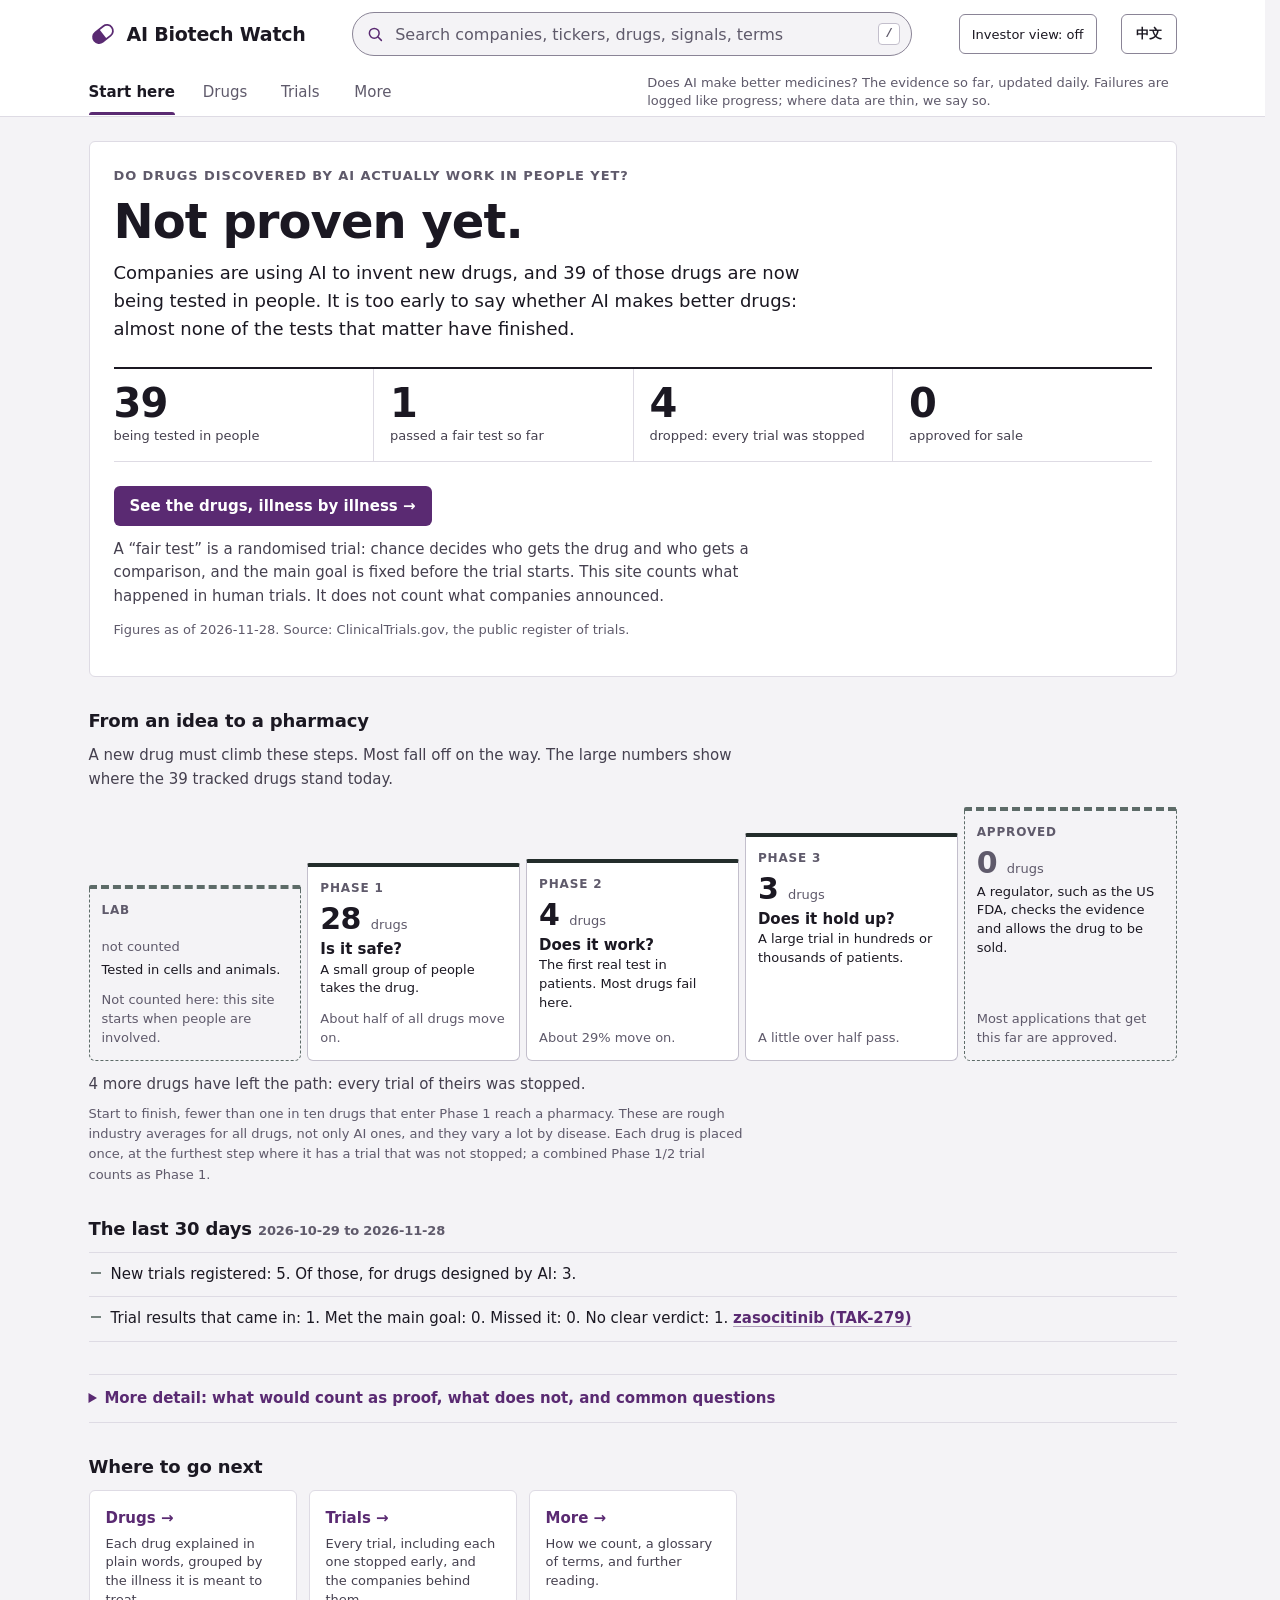
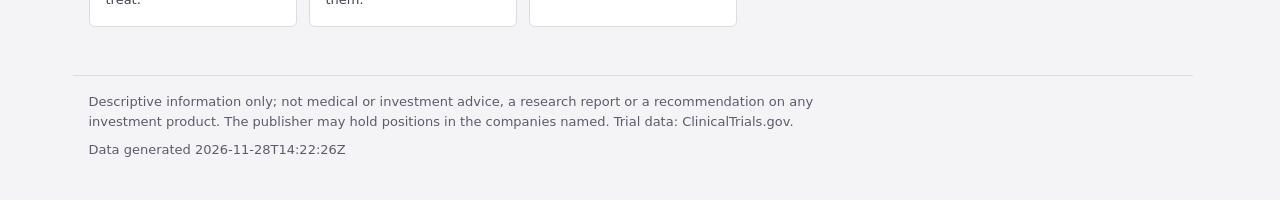
<file: index.html>
<!doctype html>
<html lang="en">
<head>
<meta charset="utf-8">
<meta name="viewport" content="width=device-width, initial-scale=1, viewport-fit=cover">
<title>AI Biotech Watch · AI 制药观察</title>
<meta name="color-scheme" content="light dark">
<meta name="theme-color" content="#ffffff" media="(prefers-color-scheme: light)">
<meta name="theme-color" content="#1c1923" media="(prefers-color-scheme: dark)">
<link rel="stylesheet" href="style.css">
</head>
<body>
<a class="skip" href="#main" data-t="skip"></a>
<header class="top">
  <div class="wrap bar">
    <a class="brand" href="#start">
      <svg class="mark" viewBox="0 0 28 28" aria-hidden="true" focusable="false"><g transform="rotate(-38 14 14)"><path d="M14 8H9a6 6 0 0 0 0 12h5z" fill="currentColor"/><rect x="3" y="8" width="22" height="12" rx="6" fill="none" stroke="currentColor" stroke-width="1.8"/></g></svg>
      <h1 data-t="title"></h1>
    </a>
    <div class="gs" role="search">
      <input id="gs" type="search" placeholder=" " autocomplete="off" spellcheck="false" aria-controls="gs-res" aria-expanded="false">
      <svg class="gs-ic" viewBox="0 0 24 24" aria-hidden="true" focusable="false"><circle cx="11" cy="11" r="6.5"/><path d="m16 16 4.5 4.5"/></svg>
      <kbd class="gs-key" aria-hidden="true">/</kbd>
      <div id="gs-res" hidden></div>
    </div>
    <button id="inv" type="button" aria-pressed="false"></button>
    <button id="lang" type="button"></button>
  </div>
  <div class="wrap navrow">
    <nav class="nav" id="nav" aria-label="Sections"></nav>
    <p class="sub" data-t="subtitle"></p>
  </div>
</header>
<main class="wrap" id="main" tabindex="-1"><p class="muted" data-t="loading"></p><div class="skel" aria-hidden="true"><i></i><i></i><i></i><i></i></div></main>
<footer class="wrap foot">
  <p class="sub-foot" data-t="subtitle"></p>
  <p data-t="footer"></p>
  <p class="muted" id="stamp"></p>
</footer>
<div id="backdrop" hidden></div>
<aside id="panel" role="dialog" aria-modal="true" aria-labelledby="panel-title" hidden></aside>
<div id="pop" role="tooltip" hidden></div>
<script src="app.js"></script>
</body>
</html>
</file>
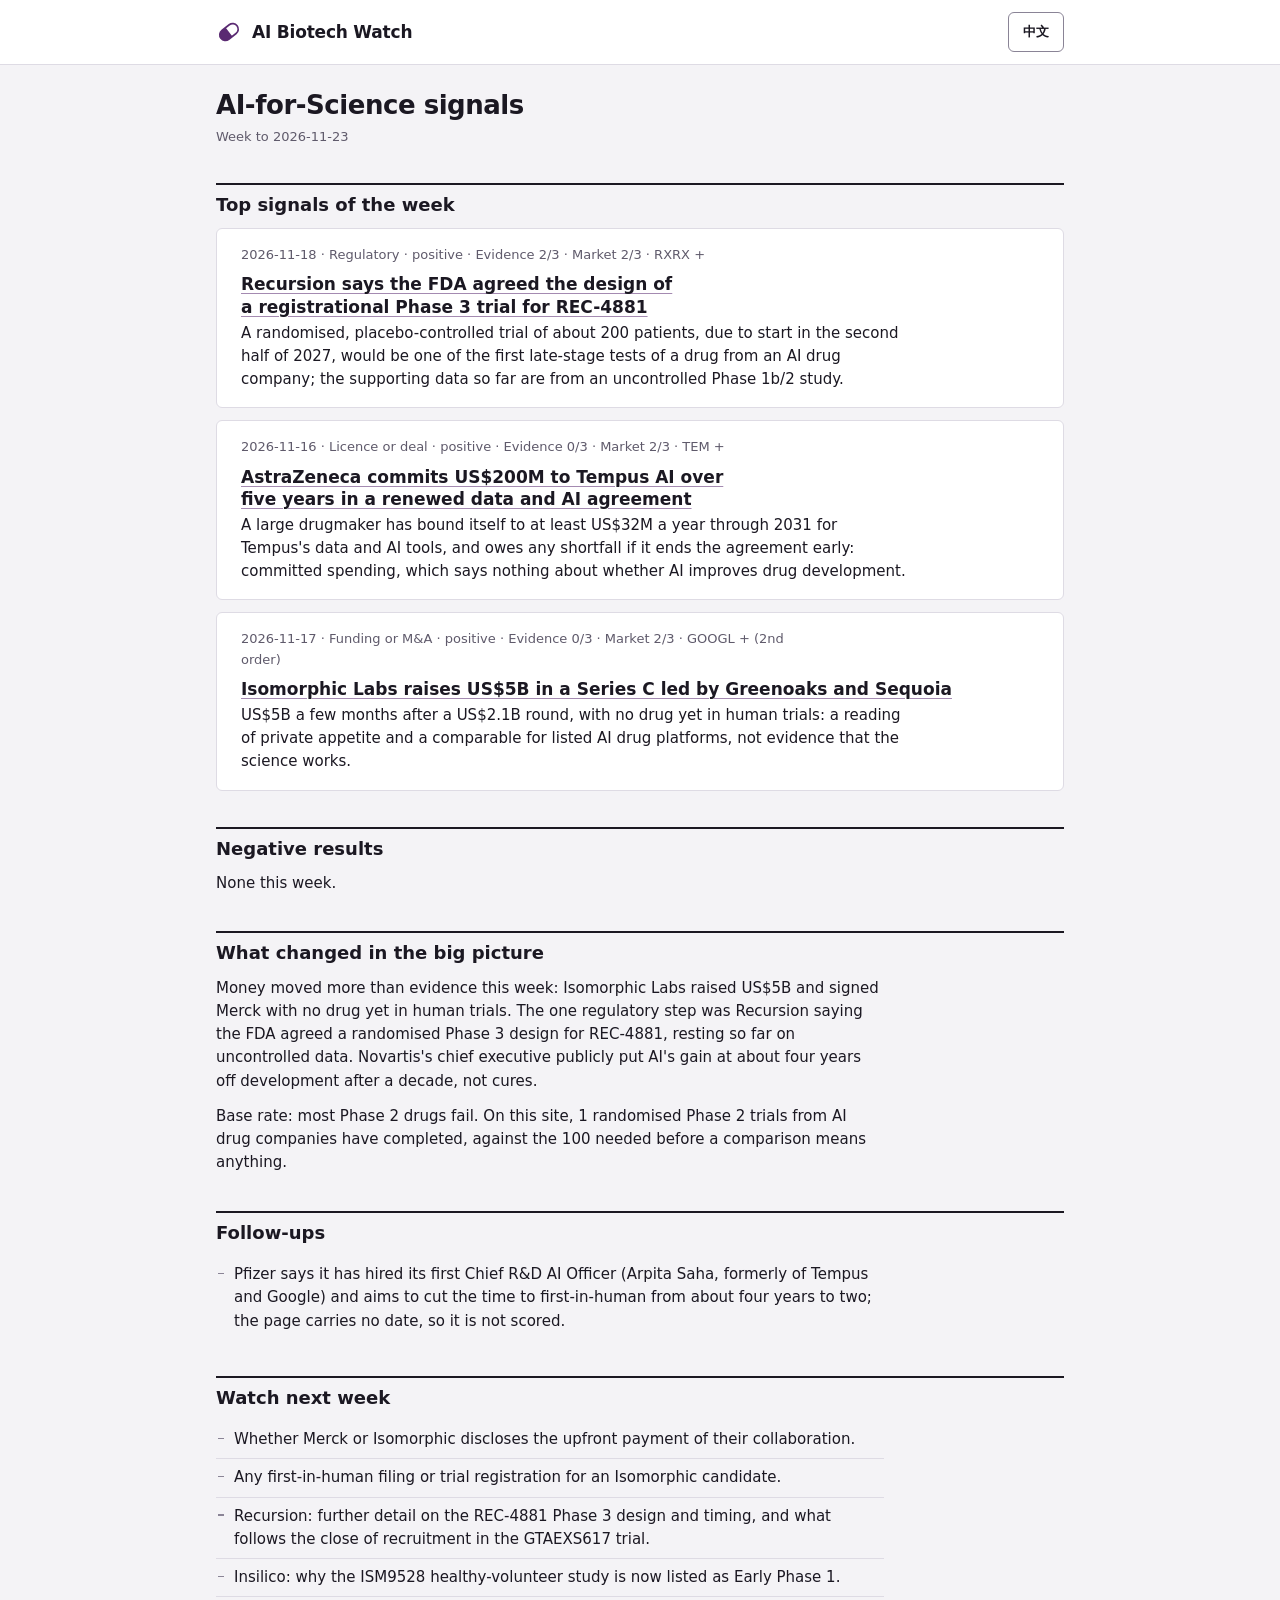
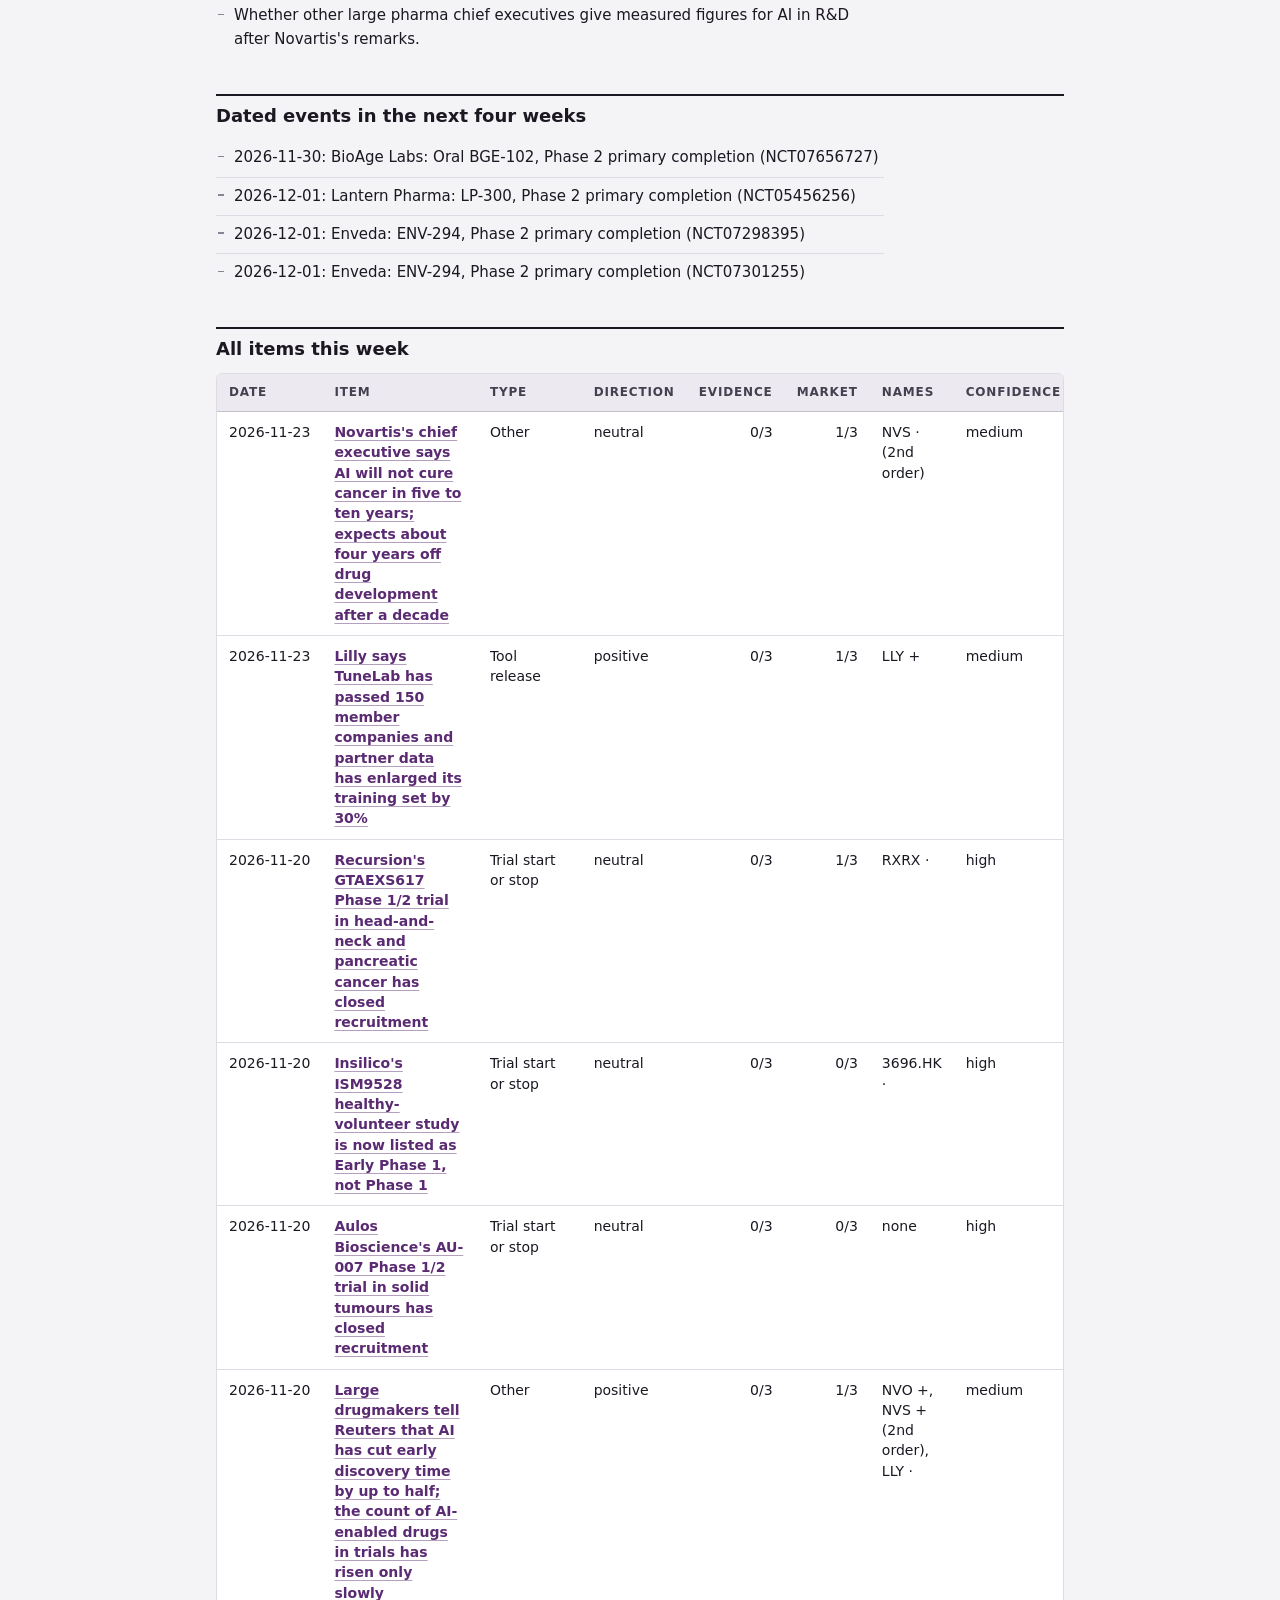
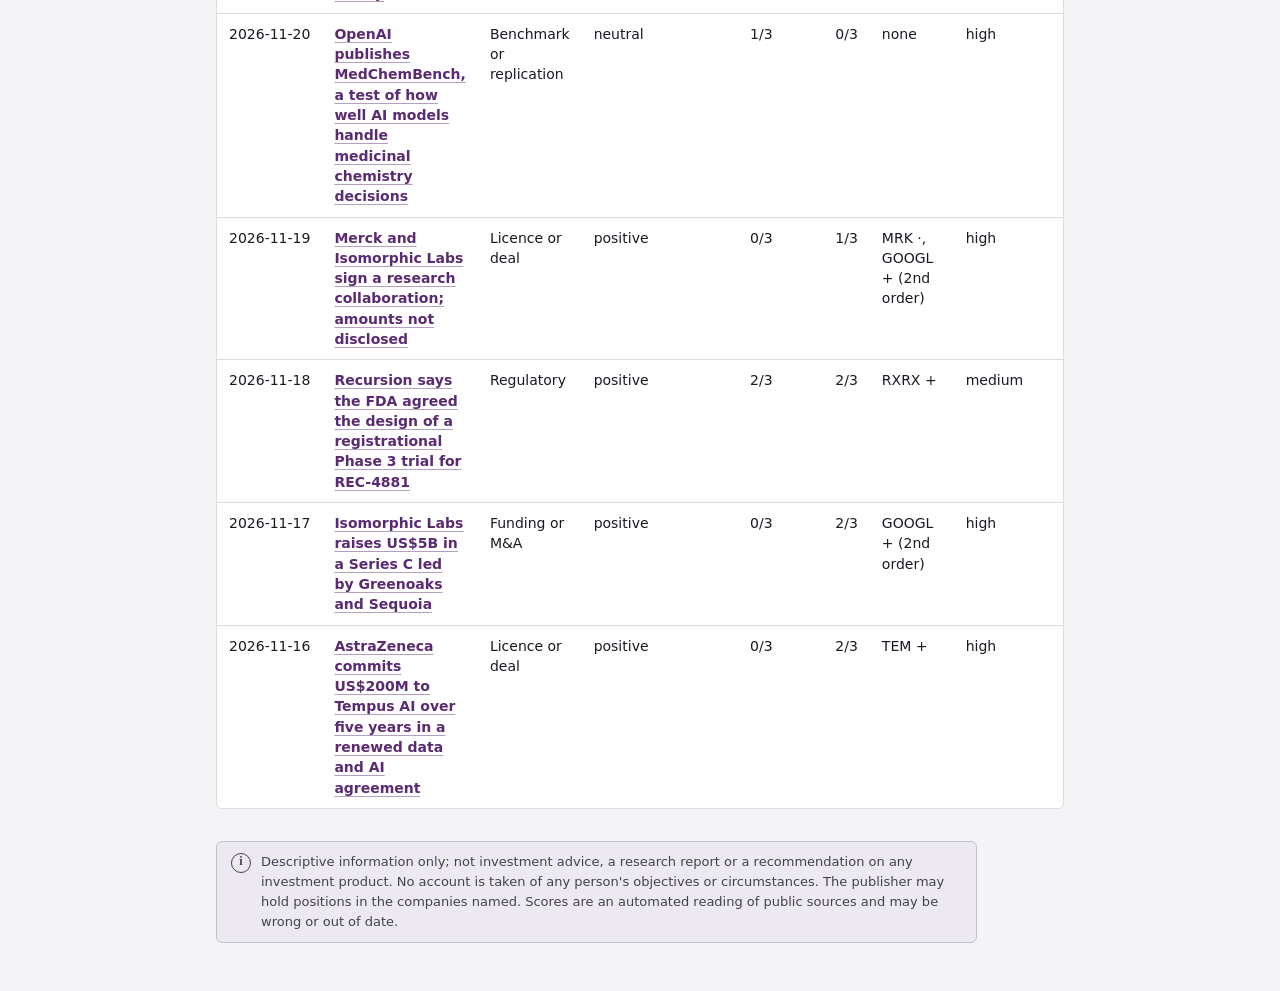
<file: weekly.html>
<!doctype html><html lang="en"><head><meta charset="utf-8"><meta name="viewport" content="width=device-width,initial-scale=1,viewport-fit=cover">
<meta name="color-scheme" content="light dark">
<title>AI-for-Science signals, week to 2026-11-23</title><style>
:root{--bg:#f4f3f6;--panel:#fff;--well:#eceaf0;--ink:#1b1822;--ink-2:#45404f;--muted:#5f5a6b;--line:#dedbe4;--line-strong:#c3bfcc;--control:#8a8496;--accent:#5a2a72;--accent-strong:#421a57;--accent-soft:#efe6f4;
--sans:system-ui,-apple-system,"Segoe UI",Roboto,"Helvetica Neue","PingFang SC","Hiragino Sans GB","Microsoft YaHei","Noto Sans CJK SC",sans-serif;--lh:1.55;--track:.07em}
@media (prefers-color-scheme:dark){:root{color-scheme:dark;--bg:#131118;--panel:#1c1923;--well:#272331;--ink:#ebe8f1;--ink-2:#cbc6d5;--muted:#a69fb4;--line:#302b3b;--line-strong:#453f52;--control:#7d768c;--accent:#d0abe6;--accent-strong:#e4cdf3;--accent-soft:#35263f}}
*{box-sizing:border-box}html{-webkit-text-size-adjust:100%;text-size-adjust:100%}
html[data-lang="zh"]{--lh:1.7;--track:.04em}
body{margin:0;background:var(--bg);color:var(--ink);font:.9375rem/var(--lh) var(--sans);-webkit-font-smoothing:antialiased}
.zh{display:none}html[data-lang="zh"] .en{display:none}html[data-lang="zh"] span.zh{display:inline}html[data-lang="zh"] p.zh{display:block}
a{color:var(--accent);text-decoration-thickness:1px;text-underline-offset:3px;text-decoration-color:color-mix(in srgb,currentColor 45%,transparent)}
a:hover{color:var(--accent-strong);text-decoration-color:currentColor}
:focus-visible{outline:2px solid var(--accent);outline-offset:2px;border-radius:3px}
.top{background:var(--panel);border-bottom:1px solid var(--line)}
.wrap{max-width:880px;margin:0 auto;padding-left:max(16px,env(safe-area-inset-left,0px));padding-right:max(16px,env(safe-area-inset-right,0px))}
.bar{display:flex;justify-content:space-between;align-items:center;gap:12px;padding-block:10px}
.brand{display:inline-flex;align-items:center;gap:10px;min-height:44px;color:var(--ink);text-decoration:none;font-weight:700;font-size:1.0625rem;letter-spacing:-.012em}
.brand:hover{color:var(--accent)}.mark{width:26px;height:26px;color:var(--accent);flex:none}
button{font:inherit;font-size:.8125rem;font-weight:600;min-height:40px;padding:0 14px;border:1px solid var(--control);border-radius:6px;background:var(--panel);color:var(--ink);cursor:pointer}
button:hover{border-color:var(--accent);color:var(--accent);background:var(--accent-soft)}
main{padding-block:24px 48px}
h1,h2,h3{line-height:1.3;text-wrap:balance}
h1{font-size:1.625rem;font-weight:700;letter-spacing:-.018em;margin:0 0 4px}
.dateline{color:var(--muted);font-size:.8125rem;margin:0;font-variant-numeric:tabular-nums}
h2{font-size:1.125rem;font-weight:650;margin:36px 0 12px;padding-top:8px;border-top:2px solid var(--ink)}
h3{font-size:1.0625rem;font-weight:650;margin:0 0 4px;max-width:62ch}
h3 a{color:var(--ink);text-decoration-color:color-mix(in srgb,var(--accent) 55%,transparent)}h3 a:hover{color:var(--accent)}
p{margin:0 0 12px;max-width:70ch}ul{max-width:70ch;margin:0;padding:0;list-style:none}
li{position:relative;padding:7px 0 7px 18px;border-top:1px solid var(--line)}li:first-child{border-top:0}
li::before{content:"";position:absolute;left:2px;top:1.1em;width:6px;height:1.5px;background:var(--control)}
.it{background:var(--panel);border:1px solid var(--line);border-radius:6px;padding:16px 24px;margin:12px 0}
.it p:last-child{margin-bottom:0}
.meta{color:var(--muted);font-size:.8125rem;margin:0 0 8px;font-variant-numeric:tabular-nums}
.small{color:var(--muted);font-size:.8125rem}
.disc{position:relative;border:1px solid var(--line-strong);border-radius:6px;background:var(--well);color:var(--ink-2);padding:10px 14px 10px 44px;font-size:.8125rem;max-width:92ch;margin:32px 0 0}
.disc::before{content:"i";position:absolute;left:14px;top:11px;width:18px;height:18px;border-radius:50%;border:1.5px solid var(--ink-2);font:700 12px/15px Georgia,"Times New Roman",serif;text-align:center}
.scroll{overflow-x:auto;border:1px solid var(--line);border-radius:6px;background:var(--panel)}
table{border-collapse:collapse;width:100%;font-size:.875rem;line-height:1.45}
th,td{text-align:left;padding:10px 12px;border-bottom:1px solid var(--line);vertical-align:top}
tbody tr:last-child td{border-bottom:0}
th{font-size:.75rem;font-weight:600;text-transform:uppercase;letter-spacing:var(--track);color:var(--ink-2);background:var(--well);border-bottom:1px solid var(--line-strong);white-space:nowrap}
td.d,td.n{font-variant-numeric:tabular-nums;white-space:nowrap}td.n{text-align:right}th.n{text-align:right}td.lead{font-weight:600}
@media (max-width:720px){h1{font-size:1.375rem}.it{padding:12px 16px}
thead{display:none}table,tbody{display:block}tr{display:flex;flex-wrap:wrap;align-items:baseline;gap:4px 16px;padding:12px 14px;border-bottom:1px solid var(--line)}tbody tr:last-child{border-bottom:0}
td{display:block;border:0;padding:0;white-space:normal}td.lead{flex:1 1 100%;order:-1;font-size:1rem}td.d{flex:1 1 100%;color:var(--muted);font-size:.8125rem}td.n{text-align:left}
td[data-en]::before{content:attr(data-en);margin-right:6px;font-size:.6875rem;font-weight:600;text-transform:uppercase;letter-spacing:var(--track);color:var(--muted)}
html[data-lang="zh"] td[data-en]::before{content:attr(data-zh);font-size:.75rem}.scroll{overflow-x:visible}}
@media print{.top button{display:none}body{background:#fff;color:#000}.it,tr{break-inside:avoid}}
</style></head><body>
<header class="top"><div class="wrap bar"><a class="brand" href="./#signals"><svg class="mark" viewBox="0 0 28 28" aria-hidden="true" focusable="false"><g transform="rotate(-38 14 14)"><path d="M14 8H9a6 6 0 0 0 0 12h5z" fill="currentColor"/><rect x="3" y="8" width="22" height="12" rx="6" fill="none" stroke="currentColor" stroke-width="1.8"/></g></svg><span class="en">AI Biotech Watch</span><span class="zh">AI 制药观察</span></a><button id="lang" type="button">中文</button></div></header>
<main class="wrap">
<h1><span class="en">AI-for-Science signals</span><span class="zh">AI for Science 信号</span></h1><p class="dateline"><span class="en">Week to</span><span class="zh">截至</span> 2026-11-23</p>
<h2><span class="en">Top signals of the week</span><span class="zh">本周重点信号</span></h2><div class="it"><p class="meta">2026-11-18 · <span class="en">Regulatory</span><span class="zh">监管</span> · <span class="en">positive</span><span class="zh">正面</span> · <span class="en">Evidence</span><span class="zh">证据</span> 2/3 · <span class="en">Market</span><span class="zh">市场</span> 2/3 · RXRX +</p><h3><a href="https://finviz.com/news/424428/recursion-announces-alignment-with-fda-on-registrational-phase-3-trial-design-for-rec-4881-in-familial-adenomatous-polyposis"><span class="en">Recursion says the FDA agreed the design of a registrational Phase 3 trial for REC-4881</span><span class="zh">Recursion 称 FDA 已同意 REC-4881 注册性三期试验的设计</span></a></h3><p><span class="en">A randomised, placebo-controlled trial of about 200 patients, due to start in the second half of 2027, would be one of the first late-stage tests of a drug from an AI drug company; the supporting data so far are from an uncontrolled Phase 1b/2 study.</span><span class="zh">这项约 200 名患者的随机、安慰剂对照试验计划于 2027 年下半年启动，将是 AI 制药公司药物最早的后期检验之一；目前的支持数据来自无对照的 1b/2 期研究。</span></p></div><div class="it"><p class="meta">2026-11-16 · <span class="en">Licence or deal</span><span class="zh">授权或交易</span> · <span class="en">positive</span><span class="zh">正面</span> · <span class="en">Evidence</span><span class="zh">证据</span> 0/3 · <span class="en">Market</span><span class="zh">市场</span> 2/3 · TEM +</p><h3><a href="https://www.sec.gov/Archives/edgar/data/1717115/000119312526466240/d138111d8k.htm"><span class="en">AstraZeneca commits US$200M to Tempus AI over five years in a renewed data and AI agreement</span><span class="zh">阿斯利康续签与 Tempus AI 的数据和 AI 协议，五年承诺支付 2 亿美元</span></a></h3><p><span class="en">A large drugmaker has bound itself to at least US$32M a year through 2031 for Tempus&#x27;s data and AI tools, and owes any shortfall if it ends the agreement early: committed spending, which says nothing about whether AI improves drug development.</span><span class="zh">一家大型药企承诺在 2031 年前每年至少向 Tempus 支付 3200 万美元，用于其数据和 AI 工具，若提前终止须补足差额：这是已承诺的支出，并不说明 AI 是否改善了药物研发。</span></p></div><div class="it"><p class="meta">2026-11-17 · <span class="en">Funding or M&amp;A</span><span class="zh">融资或并购</span> · <span class="en">positive</span><span class="zh">正面</span> · <span class="en">Evidence</span><span class="zh">证据</span> 0/3 · <span class="en">Market</span><span class="zh">市场</span> 2/3 · GOOGL + (2nd order)</p><h3><a href="https://pharmaphorum.com/news/isomorphic-labs-raises-5bn-massive-third-round"><span class="en">Isomorphic Labs raises US$5B in a Series C led by Greenoaks and Sequoia</span><span class="zh">Isomorphic Labs 完成 50 亿美元 C 轮融资，由 Greenoaks 和红杉领投</span></a></h3><p><span class="en">US$5B a few months after a US$2.1B round, with no drug yet in human trials: a reading of private appetite and a comparable for listed AI drug platforms, not evidence that the science works.</span><span class="zh">在 21 亿美元融资数月之后再融 50 亿美元，而尚无药物进入人体试验：这反映的是私募市场的热度，可作为上市 AI 药物平台的可比参照，并不证明科学有效。</span></p></div>
<h2><span class="en">Negative results</span><span class="zh">负面结果</span></h2><p class="en">None this week.</p><p class="zh">本周没有。</p>
<h2><span class="en">What changed in the big picture</span><span class="zh">大局有何变化</span></h2><p class="en">Money moved more than evidence this week: Isomorphic Labs raised US$5B and signed Merck with no drug yet in human trials. The one regulatory step was Recursion saying the FDA agreed a randomised Phase 3 design for REC-4881, resting so far on uncontrolled data. Novartis&#x27;s chief executive publicly put AI&#x27;s gain at about four years off development after a decade, not cures.</p><p class="zh">本周资金的动作多于证据：Isomorphic Labs 融资 50 亿美元并签下默沙东，但尚无药物进入人体试验。唯一的监管进展是 Recursion 称 FDA 同意 REC-4881 的随机三期试验设计，目前依据的仍是无对照数据。诺华首席执行官公开表示，AI 的收益是约十年后把研发周期缩短约四年，而不是治愈疾病。</p><p class="en">Base rate: most Phase 2 drugs fail. On this site, 1 randomised Phase 2 trials from AI drug companies have completed, against the 100 needed before a comparison means anything.</p><p class="zh">基准概率：大多数二期药物会失败。本站收录的 AI 制药公司已完成的随机二期试验为 1 项，而做出有意义的比较需要 100 项。</p>
<h2><span class="en">Follow-ups</span><span class="zh">后续跟进</span></h2><ul><li><span class="en">Pfizer says it has hired its first Chief R&amp;D AI Officer (Arpita Saha, formerly of Tempus and Google) and aims to cut the time to first-in-human from about four years to two; the page carries no date, so it is not scored.</span><span class="zh">辉瑞称已聘任首位研发 AI 首席官（Arpita Saha，曾任职 Tempus 和谷歌），并计划把进入首次人体试验的时间从约四年缩短到两年；该页面没有日期，因此未评分。</span></li></ul>
<h2><span class="en">Watch next week</span><span class="zh">下周关注</span></h2><ul><li><span class="en">Whether Merck or Isomorphic discloses the upfront payment of their collaboration.</span><span class="zh">默沙东或 Isomorphic 是否披露合作的首付款。</span></li><li><span class="en">Any first-in-human filing or trial registration for an Isomorphic candidate.</span><span class="zh">Isomorphic 候选药物是否出现首次人体试验申报或试验登记。</span></li><li><span class="en">Recursion: further detail on the REC-4881 Phase 3 design and timing, and what follows the close of recruitment in the GTAEXS617 trial.</span><span class="zh">Recursion：REC-4881 三期试验设计和时间的更多细节，以及 GTAEXS617 试验结束入组后的进展。</span></li><li><span class="en">Insilico: why the ISM9528 healthy-volunteer study is now listed as Early Phase 1.</span><span class="zh">Insilico：ISM9528 健康受试者研究为何改列为早期一期。</span></li><li><span class="en">Whether other large pharma chief executives give measured figures for AI in R&amp;D after Novartis&#x27;s remarks.</span><span class="zh">诺华表态之后，其他大型药企首席执行官是否给出 AI 在研发中的实测数字。</span></li></ul>
<h2><span class="en">Dated events in the next four weeks</span><span class="zh">未来四周的已知日期事件</span></h2><ul><li>2026-11-30: <span class="en">BioAge Labs: Oral BGE-102, Phase 2 primary completion (NCT07656727)</span><span class="zh">BioAge Labs：Oral BGE-102，二期主要完成日期（NCT07656727）</span></li><li>2026-12-01: <span class="en">Lantern Pharma: LP-300, Phase 2 primary completion (NCT05456256)</span><span class="zh">Lantern Pharma：LP-300，二期主要完成日期（NCT05456256）</span></li><li>2026-12-01: <span class="en">Enveda: ENV-294, Phase 2 primary completion (NCT07298395)</span><span class="zh">Enveda：ENV-294，二期主要完成日期（NCT07298395）</span></li><li>2026-12-01: <span class="en">Enveda: ENV-294, Phase 2 primary completion (NCT07301255)</span><span class="zh">Enveda：ENV-294，二期主要完成日期（NCT07301255）</span></li></ul>
<h2><span class="en">All items this week</span><span class="zh">本周全部条目</span></h2><div class="scroll"><table><thead><tr><th><span class="en">Date</span><span class="zh">日期</span></th><th><span class="en">Item</span><span class="zh">条目</span></th><th><span class="en">Type</span><span class="zh">类型</span></th><th><span class="en">Direction</span><span class="zh">方向</span></th><th class="n"><span class="en">Evidence</span><span class="zh">证据</span></th><th class="n"><span class="en">Market</span><span class="zh">市场</span></th><th><span class="en">Names</span><span class="zh">相关公司</span></th><th><span class="en">Confidence</span><span class="zh">置信度</span></th></tr></thead><tbody><tr><td class="d">2026-11-23</td><td class="lead"><a href="https://www.tipranks.com/news/the-fly/novartis-ceo-rejects-idea-ai-can-cure-cancer-in-5-10-years-ft-says-thefly-news"><span class="en">Novartis&#x27;s chief executive says AI will not cure cancer in five to ten years; expects about four years off drug development after a decade</span><span class="zh">诺华首席执行官称 AI 不会在五到十年内治愈癌症；预计约十年后药物研发周期可缩短约四年</span></a></td><td data-en="Type" data-zh="类型"><span class="en">Other</span><span class="zh">其他</span></td><td data-en="Direction" data-zh="方向"><span class="en">neutral</span><span class="zh">中性</span></td><td class=n data-en="Evidence" data-zh="证据">0/3</td><td class=n data-en="Market" data-zh="市场">1/3</td><td data-en="Names" data-zh="相关公司">NVS · (2nd order)</td><td data-en="Confidence" data-zh="置信度"><span class="en">medium</span><span class="zh">中</span></td></tr><tr><td class="d">2026-11-23</td><td class="lead"><a href="https://www.drugdiscoverytrends.com/lillys-tunelab-passes-150-members-as-partners-expand-its-training-set-by-30/"><span class="en">Lilly says TuneLab has passed 150 member companies and partner data has enlarged its training set by 30%</span><span class="zh">礼来称 TuneLab 成员公司已超过 150 家，合作方数据使训练集扩大 30%</span></a></td><td data-en="Type" data-zh="类型"><span class="en">Tool release</span><span class="zh">工具发布</span></td><td data-en="Direction" data-zh="方向"><span class="en">positive</span><span class="zh">正面</span></td><td class=n data-en="Evidence" data-zh="证据">0/3</td><td class=n data-en="Market" data-zh="市场">1/3</td><td data-en="Names" data-zh="相关公司">LLY +</td><td data-en="Confidence" data-zh="置信度"><span class="en">medium</span><span class="zh">中</span></td></tr><tr><td class="d">2026-11-20</td><td class="lead"><a href="https://clinicaltrials.gov/study/NCT05985655"><span class="en">Recursion&#x27;s GTAEXS617 Phase 1/2 trial in head-and-neck and pancreatic cancer has closed recruitment</span><span class="zh">Recursion 的 GTAEXS617 头颈癌和胰腺癌 1/2 期试验已停止招募</span></a></td><td data-en="Type" data-zh="类型"><span class="en">Trial start or stop</span><span class="zh">试验启动或终止</span></td><td data-en="Direction" data-zh="方向"><span class="en">neutral</span><span class="zh">中性</span></td><td class=n data-en="Evidence" data-zh="证据">0/3</td><td class=n data-en="Market" data-zh="市场">1/3</td><td data-en="Names" data-zh="相关公司">RXRX ·</td><td data-en="Confidence" data-zh="置信度"><span class="en">high</span><span class="zh">高</span></td></tr><tr><td class="d">2026-11-20</td><td class="lead"><a href="https://clinicaltrials.gov/study/NCT07932041"><span class="en">Insilico&#x27;s ISM9528 healthy-volunteer study is now listed as Early Phase 1, not Phase 1</span><span class="zh">英矽智能 ISM9528 健康受试者研究的分期由一期改列为早期一期</span></a></td><td data-en="Type" data-zh="类型"><span class="en">Trial start or stop</span><span class="zh">试验启动或终止</span></td><td data-en="Direction" data-zh="方向"><span class="en">neutral</span><span class="zh">中性</span></td><td class=n data-en="Evidence" data-zh="证据">0/3</td><td class=n data-en="Market" data-zh="市场">0/3</td><td data-en="Names" data-zh="相关公司">3696.HK ·</td><td data-en="Confidence" data-zh="置信度"><span class="en">high</span><span class="zh">高</span></td></tr><tr><td class="d">2026-11-20</td><td class="lead"><a href="https://clinicaltrials.gov/study/NCT05267626"><span class="en">Aulos Bioscience&#x27;s AU-007 Phase 1/2 trial in solid tumours has closed recruitment</span><span class="zh">Aulos Bioscience 的 AU-007 实体瘤 1/2 期试验已停止招募</span></a></td><td data-en="Type" data-zh="类型"><span class="en">Trial start or stop</span><span class="zh">试验启动或终止</span></td><td data-en="Direction" data-zh="方向"><span class="en">neutral</span><span class="zh">中性</span></td><td class=n data-en="Evidence" data-zh="证据">0/3</td><td class=n data-en="Market" data-zh="市场">0/3</td><td data-en="Names" data-zh="相关公司">none</td><td data-en="Confidence" data-zh="置信度"><span class="en">high</span><span class="zh">高</span></td></tr><tr><td class="d">2026-11-20</td><td class="lead"><a href="https://finance.yahoo.com/healthcare/articles/big-pharma-eye-anthropic-says-110145414.html"><span class="en">Large drugmakers tell Reuters that AI has cut early discovery time by up to half; the count of AI-enabled drugs in trials has risen only slowly</span><span class="zh">多家大型药企对路透社表示 AI 已将早期研发时间最多缩短一半；进入临床的 AI 相关药物数量仅缓慢增加</span></a></td><td data-en="Type" data-zh="类型"><span class="en">Other</span><span class="zh">其他</span></td><td data-en="Direction" data-zh="方向"><span class="en">positive</span><span class="zh">正面</span></td><td class=n data-en="Evidence" data-zh="证据">0/3</td><td class=n data-en="Market" data-zh="市场">1/3</td><td data-en="Names" data-zh="相关公司">NVO +, NVS + (2nd order), LLY ·</td><td data-en="Confidence" data-zh="置信度"><span class="en">medium</span><span class="zh">中</span></td></tr><tr><td class="d">2026-11-20</td><td class="lead"><a href="https://openai.com/index/introducing-medchembench"><span class="en">OpenAI publishes MedChemBench, a test of how well AI models handle medicinal chemistry decisions</span><span class="zh">OpenAI 发布 MedChemBench，用于测试 AI 模型处理药物化学决策的能力</span></a></td><td data-en="Type" data-zh="类型"><span class="en">Benchmark or replication</span><span class="zh">基准或重复验证</span></td><td data-en="Direction" data-zh="方向"><span class="en">neutral</span><span class="zh">中性</span></td><td class=n data-en="Evidence" data-zh="证据">1/3</td><td class=n data-en="Market" data-zh="市场">0/3</td><td data-en="Names" data-zh="相关公司">none</td><td data-en="Confidence" data-zh="置信度"><span class="en">high</span><span class="zh">高</span></td></tr><tr><td class="d">2026-11-19</td><td class="lead"><a href="https://www.merck.com/?p=3705104"><span class="en">Merck and Isomorphic Labs sign a research collaboration; amounts not disclosed</span><span class="zh">默沙东与 Isomorphic Labs 签署研究合作，金额未披露</span></a></td><td data-en="Type" data-zh="类型"><span class="en">Licence or deal</span><span class="zh">授权或交易</span></td><td data-en="Direction" data-zh="方向"><span class="en">positive</span><span class="zh">正面</span></td><td class=n data-en="Evidence" data-zh="证据">0/3</td><td class=n data-en="Market" data-zh="市场">1/3</td><td data-en="Names" data-zh="相关公司">MRK ·, GOOGL + (2nd order)</td><td data-en="Confidence" data-zh="置信度"><span class="en">high</span><span class="zh">高</span></td></tr><tr><td class="d">2026-11-18</td><td class="lead"><a href="https://finviz.com/news/424428/recursion-announces-alignment-with-fda-on-registrational-phase-3-trial-design-for-rec-4881-in-familial-adenomatous-polyposis"><span class="en">Recursion says the FDA agreed the design of a registrational Phase 3 trial for REC-4881</span><span class="zh">Recursion 称 FDA 已同意 REC-4881 注册性三期试验的设计</span></a></td><td data-en="Type" data-zh="类型"><span class="en">Regulatory</span><span class="zh">监管</span></td><td data-en="Direction" data-zh="方向"><span class="en">positive</span><span class="zh">正面</span></td><td class=n data-en="Evidence" data-zh="证据">2/3</td><td class=n data-en="Market" data-zh="市场">2/3</td><td data-en="Names" data-zh="相关公司">RXRX +</td><td data-en="Confidence" data-zh="置信度"><span class="en">medium</span><span class="zh">中</span></td></tr><tr><td class="d">2026-11-17</td><td class="lead"><a href="https://pharmaphorum.com/news/isomorphic-labs-raises-5bn-massive-third-round"><span class="en">Isomorphic Labs raises US$5B in a Series C led by Greenoaks and Sequoia</span><span class="zh">Isomorphic Labs 完成 50 亿美元 C 轮融资，由 Greenoaks 和红杉领投</span></a></td><td data-en="Type" data-zh="类型"><span class="en">Funding or M&amp;A</span><span class="zh">融资或并购</span></td><td data-en="Direction" data-zh="方向"><span class="en">positive</span><span class="zh">正面</span></td><td class=n data-en="Evidence" data-zh="证据">0/3</td><td class=n data-en="Market" data-zh="市场">2/3</td><td data-en="Names" data-zh="相关公司">GOOGL + (2nd order)</td><td data-en="Confidence" data-zh="置信度"><span class="en">high</span><span class="zh">高</span></td></tr><tr><td class="d">2026-11-16</td><td class="lead"><a href="https://www.sec.gov/Archives/edgar/data/1717115/000119312526466240/d138111d8k.htm"><span class="en">AstraZeneca commits US$200M to Tempus AI over five years in a renewed data and AI agreement</span><span class="zh">阿斯利康续签与 Tempus AI 的数据和 AI 协议，五年承诺支付 2 亿美元</span></a></td><td data-en="Type" data-zh="类型"><span class="en">Licence or deal</span><span class="zh">授权或交易</span></td><td data-en="Direction" data-zh="方向"><span class="en">positive</span><span class="zh">正面</span></td><td class=n data-en="Evidence" data-zh="证据">0/3</td><td class=n data-en="Market" data-zh="市场">2/3</td><td data-en="Names" data-zh="相关公司">TEM +</td><td data-en="Confidence" data-zh="置信度"><span class="en">high</span><span class="zh">高</span></td></tr></tbody></table></div>
<p class="disc"><span class="en">Descriptive information only; not investment advice, a research report or a recommendation on any investment product. No account is taken of any person&#x27;s objectives or circumstances. The publisher may hold positions in the companies named. Scores are an automated reading of public sources and may be wrong or out of date.</span><span class="zh">仅为描述性信息，不构成投资建议、研究报告或对任何投资产品的推荐，未考虑任何人的目标或情况。发布者可能持有文中所述公司的头寸。评分是对公开信息的自动化解读，可能有误或已过时。</span></p></main>
<script>(function(){var r=document.documentElement,b=document.getElementById("lang"),l="en";try{l=localStorage.getItem("ledger-lang")||((navigator.language||"").indexOf("zh")===0?"zh":"en")}catch(x){}
function a(){r.setAttribute("data-lang",l);r.lang=l==="zh"?"zh-CN":"en";document.title=l==="zh"?"AI for Science 信号周报":"AI-for-Science signals, weekly";b.textContent=l==="zh"?"English":"中文"}b.onclick=function(){l=l==="zh"?"en":"zh";try{localStorage.setItem("ledger-lang",l)}catch(x){}a()};a()})();</script></body></html>
</file>
<file: style.css>
/* AI Biotech Watch · AI 制药观察
   An evidence record: violet-grey neutrals, one gentian-violet accent (the stain a lab uses to make
   a specimen readable), tabular figures, dates set in a margin column like a lab notebook.
   State is always shown as form plus text, never colour alone.

   Contents: 1 tokens · 2 base · 3 header and search · 4 navigation · 5 Today · 6 tables and filters
   · 7 cards, prose, glossary · 8 DATA ENCODINGS (owned by the data team) · 9 company panel
   · 10 footer · 11 phone · 12 motion · 13 print */

/* ---------- 1 tokens ---------- */
:root {
  /* surfaces and ink (contrast on --panel / --bg / --well in the comments) */
  --bg: #f4f3f6;            /* page */
  --panel: #ffffff;         /* raised surface: header, cards, tables */
  --well: #eceaf0;          /* recessed: table head, detail row, segmented track */
  --ink: #1b1822;           /* 17.5 / 15.8 / 14.7 */
  --ink-2: #45404f;         /* 10.0 / 9.1 / 8.4 */
  --muted: #5f5a6b;         /* 6.6 / 6.0 / 5.6 */
  --line: #dedbe4;          /* decorative dividers */
  --line-strong: #c3bfcc;
  --control: #8a8496;       /* borders of inputs, selects, chips, buttons: 3.6 / 3.3 */
  --accent: #5a2a72;        /* gentian violet: 10.5 / 9.5 / 8.8 */
  --accent-strong: #421a57;
  --accent-soft: #efe6f4;   /* accent text on it: 8.6 */
  --accent-on: #ffffff;     /* text on the solid accent: 10.5 */
  --new: #9a5200;           /* the "new since your last visit" marker: 5.9 / 5.3 */
  --pop-bg: #1b1822; --pop-ink: #f4f3f6;
  --shade: rgba(27, 24, 34, .16);
  --scrim: rgba(27, 24, 34, .46);

  /* legacy data tokens: only the fallbacks of the --st-* tokens the data team will define (section 8) */
  --data-active: #0f5f58; --data-active-soft: #dcebe8;
  --done: #3f5b73; --done-soft: #e1e9f0; --hatch: rgba(255,255,255,.14);
  --up: #17694a; --down: #a3341f; --down-soft: #f6e3de; --up-soft: #dcefe5;

  /* type: system stacks; Latin first so Latin glyphs never come from a CJK font */
  --sans: system-ui, -apple-system, "Segoe UI", Roboto, "Helvetica Neue", "PingFang SC", "Hiragino Sans GB", "Microsoft YaHei", "Noto Sans CJK SC", "Source Han Sans SC", sans-serif;
  --mono: ui-monospace, "SF Mono", "Cascadia Mono", Menlo, Consolas, "PingFang SC", "Microsoft YaHei", monospace;
  --fs-label: .75rem;       /* 12   small-caps labels */
  --fs-small: .8125rem;     /* 13   meta, captions */
  --fs-body: .9375rem;      /* 15 */
  --fs-h3: 1rem;            /* 16 */
  --fs-h2: 1.125rem;        /* 18 */
  --fs-h1: 1.1875rem;       /* 19   the name */
  --fs-figure: 1.875rem;    /* 30   summary figures */
  --lh: 1.55;
  --track: .07em;           /* letter-spacing of small-caps labels (Latin) */

  /* spacing: a 4px step */
  --s1: 4px; --s2: 8px; --s3: 12px; --s4: 16px; --s5: 24px; --s6: 32px; --s7: 48px;
  --r: 6px;                 /* one radius for containers and controls */
  --tap: 40px;              /* control height; 44px on phones */
}
@media (prefers-color-scheme: dark) {
  :root {
    color-scheme: dark;
    --bg: #131118; --panel: #1c1923; --well: #272331;
    --ink: #ebe8f1;           /* 14.3 / 15.5 / 12.7 */
    --ink-2: #cbc6d5;         /* 10.4 / 11.2 / 9.2 */
    --muted: #a69fb4;         /* 6.8 / 7.4 / 6.0 */
    --line: #302b3b; --line-strong: #453f52;
    --control: #7d768c;       /* 4.0 / 4.3 */
    --accent: #d0abe6;        /* 8.8 / 9.5 / 7.8 */
    --accent-strong: #e4cdf3;
    --accent-soft: #35263f;   /* accent text on it: 7.1 */
    --accent-on: #1d1124;     /* 9.2 */
    --new: #f0a54a;           /* 8.4 / 9.1 */
    --pop-bg: #ebe8f1; --pop-ink: #131118;
    --shade: rgba(0, 0, 0, .5);
    --scrim: rgba(6, 5, 9, .62);
    --data-active: #6cc7bc; --data-active-soft: #1d3532;
    --done: #8fb0cc; --done-soft: #1f2c38; --hatch: rgba(255,255,255,.2);
    --up: #6fcf9f; --down: #f0907b; --down-soft: #3a211c; --up-soft: #1b3327;
  }
}

/* ---------- 2 base ---------- */
* { box-sizing: border-box; }
html { scroll-padding-top: 12px; scrollbar-gutter: stable; -webkit-text-size-adjust: 100%; text-size-adjust: 100%; }
body { margin: 0; background: var(--bg); color: var(--ink); font: var(--fs-body)/var(--lh) var(--sans); -webkit-font-smoothing: antialiased; }
:lang(zh) { --lh: 1.7; --track: .04em; --fs-label: .78125rem; }
:lang(zh) body, body:lang(zh) { line-height: var(--lh); }
.wrap { max-width: 1120px; margin: 0 auto; padding-left: max(16px, env(safe-area-inset-left, 0px)); padding-right: max(16px, env(safe-area-inset-right, 0px)); }
.skip { position: absolute; left: -999px; top: 8px; background: var(--panel); color: var(--ink); padding: 8px 12px; border: 1px solid var(--control); border-radius: var(--r); z-index: 50; }
.skip:focus { left: 8px; }
h1, h2, h3, h4 { line-height: 1.3; text-wrap: balance; }
h1 { font-size: var(--fs-h1); font-weight: 700; margin: 0; letter-spacing: -.012em; }
h2 { font-size: var(--fs-h2); font-weight: 650; margin: 0 0 var(--s3); letter-spacing: -.008em; }
h3 { font-size: var(--fs-h3); font-weight: 650; margin: 0 0 var(--s1); }
:lang(zh) h1, :lang(zh) h2 { letter-spacing: 0; }
p { margin: 0 0 var(--s3); }
button, input, select { font: inherit; color: inherit; }
a { color: var(--accent); text-decoration-thickness: 1px; text-underline-offset: 3px; text-decoration-color: color-mix(in srgb, currentColor 45%, transparent); }
a:hover { color: var(--accent-strong); text-decoration-color: currentColor; }
a:active { opacity: .8; }
h3 a { color: var(--ink); text-decoration-color: color-mix(in srgb, var(--accent) 55%, transparent); }
h3 a:hover { color: var(--accent); }
:focus-visible { outline: 2px solid var(--accent); outline-offset: 2px; border-radius: 3px; }
::selection { background: var(--accent); color: var(--accent-on); }
::placeholder { color: var(--muted); opacity: 1; }
main { padding-block: var(--s5) var(--s7); display: grid; gap: var(--s6); align-content: start; min-height: 70vh; }
main:focus { outline: none; }
section { min-width: 0; }
.muted { color: var(--muted); }
.small { font-size: var(--fs-small); }
.note { color: var(--ink-2); max-width: 70ch; margin: 0 0 var(--s3); }
.row { display: flex; flex-wrap: wrap; gap: var(--s2) var(--s4); align-items: baseline; justify-content: space-between; margin-bottom: var(--s2); }
.more { font-size: var(--fs-small); white-space: nowrap; font-weight: 600; text-decoration: none; padding: 6px 0; }
.more:hover { text-decoration: underline; }
.only-phone { display: none; }
.btn, #lang { display: inline-flex; align-items: center; justify-content: center; gap: 6px; min-height: var(--tap); padding: 0 14px; border: 1px solid var(--control); border-radius: var(--r); background: var(--panel); color: var(--ink); cursor: pointer; white-space: nowrap; font-weight: 600; font-size: var(--fs-small); }
.btn:hover, #lang:hover { border-color: var(--accent); color: var(--accent); background: var(--accent-soft); }
.btn:active, #lang:active { background: var(--well); }
.btn svg { width: 16px; height: 16px; fill: none; stroke: currentColor; stroke-width: 1.8; stroke-linecap: round; }
/* small-caps label: table heads, panel section heads, search groups */
.lbl, thead th, #panel h3, #gs-res h4, .kv span, table.rc td[data-l]::before { font-size: var(--fs-label); font-weight: 600; text-transform: uppercase; letter-spacing: var(--track); color: var(--muted); }
/* figures: the text face with tabular numerals, so columns of numbers and dates line up */
.when, .tile b, td.n, th.n, td.d, .tot, .px, .kv b, .rl, .meter-n, #count, #stamp { font-variant-numeric: tabular-nums; font-feature-settings: "tnum" 1; }
/* loading and failure */
.skel { display: grid; gap: var(--s3); max-width: 640px; }
.skel i { display: block; height: 14px; border-radius: 3px; background: var(--well); }
.skel i:nth-child(1) { width: 42%; height: 20px; } .skel i:nth-child(3) { width: 78%; } .skel i:nth-child(4) { width: 61%; }
.empty { padding: var(--s5) var(--s4); color: var(--muted); }
.empty-in { display: flex; flex-wrap: wrap; gap: var(--s3) var(--s4); align-items: center; }
.empty-in > svg { width: 28px; height: 28px; flex: none; fill: none; stroke: var(--control); stroke-width: 1.6; stroke-linecap: round; }

/* ---------- 3 header and search ---------- */
.top { background: var(--panel); border-bottom: 1px solid var(--line); }
.bar { display: grid; grid-template-columns: auto minmax(0, 1fr) auto; align-items: center; gap: var(--s4) var(--s5); padding-block: var(--s3); }
.brand { display: inline-flex; align-items: center; gap: 10px; color: var(--ink); text-decoration: none; min-height: var(--tap); white-space: nowrap; }
.brand:hover { color: var(--ink); }
.mark { width: 28px; height: 28px; flex: none; color: var(--accent); }
.gs { position: relative; width: 100%; max-width: 560px; justify-self: center; }
#gs { width: 100%; height: 44px; font-size: 16px; padding: 0 44px 0 42px; border: 1.5px solid var(--control); border-radius: 22px; background: var(--bg); color: var(--ink); -webkit-appearance: none; appearance: none; }
#gs:hover { border-color: var(--ink-2); }
#gs:focus { outline: none; border-color: var(--accent); background: var(--panel); box-shadow: 0 0 0 3px color-mix(in srgb, var(--accent) 28%, transparent); }
.gs-ic { position: absolute; left: 14px; top: 13px; width: 18px; height: 18px; fill: none; stroke: var(--accent); stroke-width: 2; stroke-linecap: round; pointer-events: none; }
.gs-key { position: absolute; right: 12px; top: 11px; min-width: 22px; height: 22px; display: grid; place-items: center; font: 600 12px var(--mono); color: var(--muted); border: 1px solid var(--line-strong); border-radius: 4px; background: var(--panel); pointer-events: none; }
#gs:focus ~ .gs-key, #gs:not(:placeholder-shown) ~ .gs-key { display: none; }
#gs-res { position: absolute; left: 0; right: 0; top: calc(100% + 6px); z-index: 25; background: var(--panel); border: 1px solid var(--line-strong); border-radius: 10px; box-shadow: 0 12px 32px var(--shade); max-height: min(70vh, 540px); overflow-y: auto; padding: 6px; text-align: left; }
#gs-res h4 { margin: 10px 10px 2px; }
.gs-item { display: block; width: 100%; text-align: left; padding: 8px 10px; min-height: 44px; border: 0; border-radius: var(--r); background: none; cursor: pointer; text-decoration: none; color: var(--ink); font: inherit; line-height: 1.35; }
.gs-item:hover, .gs-item:focus-visible { background: var(--accent-soft); color: var(--ink); outline: none; }
.gs-item:focus-visible { box-shadow: inset 0 0 0 2px var(--accent); }
.gs-item small { display: block; color: var(--muted); font-size: var(--fs-small); margin-top: 1px; }
.gs-none { padding: 12px 10px; margin: 0; color: var(--muted); }
.navrow { display: flex; align-items: center; justify-content: space-between; gap: var(--s5); }
.sub { margin: 0; padding-block: 6px; color: var(--muted); font-size: var(--fs-small); line-height: 1.4; max-width: 64ch; text-wrap: pretty; }
.sub-foot { display: none; }

/* ---------- 4 navigation ---------- */
.nav { display: flex; gap: var(--s1); margin-left: -12px; flex: none; }
.nav a { position: relative; display: inline-flex; align-items: center; min-height: 44px; padding: 0 12px; color: var(--muted); text-decoration: none; white-space: nowrap; border-radius: var(--r) var(--r) 0 0; }
.nav a svg { display: none; }
.nav a:hover { color: var(--ink); background: var(--bg); }
.nav a[aria-current="page"] { color: var(--ink); font-weight: 650; }
.nav a[aria-current="page"]::after { content: ""; position: absolute; left: 12px; right: 12px; bottom: -1px; height: 3px; background: var(--accent); border-radius: 3px 3px 0 0; }
/* the label keeps the width of its bold form, so the row does not shift when the current view changes */
.nav .nl, .subnav .nl { display: inline-grid; }
.nav .nl::after, .subnav .nl::after { content: attr(data-w); font-weight: 650; height: 0; visibility: hidden; overflow: hidden; }
.subnav { display: inline-flex; max-width: 100%; gap: 2px; padding: 3px; border-radius: 9px; background: var(--well); overflow-x: auto; }
.subnav a { display: inline-flex; align-items: center; justify-content: center; min-height: 36px; padding: 0 14px; text-decoration: none; color: var(--ink-2); border-radius: var(--r); white-space: nowrap; border: 1px solid transparent; }
.subnav a:hover { color: var(--ink); background: color-mix(in srgb, var(--panel) 55%, transparent); }
.subnav a[aria-current="true"] { background: var(--panel); color: var(--accent); font-weight: 650; border-color: var(--line-strong); }

/* ---------- 5 Today ---------- */
.today { display: grid; grid-template-columns: minmax(0, 1.7fr) minmax(0, 1fr); gap: var(--s5) var(--s6); align-items: start; }
.blk { min-width: 0; }
.blk ul { list-style: none; margin: 0; padding: 0; }
.blk li { padding: var(--s3) 0; border-top: 1px solid var(--line); }
.blk li:first-child { border-top: 0; }
.blk h2 { margin: 0; }
.blk h2 .small { font-weight: 400; letter-spacing: 0; margin-left: 6px; }
/* the lead block: the scan's signals, on a raised surface */
.blk-sig { grid-row: span 2; background: var(--panel); border: 1px solid var(--line); border-radius: var(--r); padding: var(--s4) var(--s5) var(--s2); }
.blk-sig .row { padding-bottom: var(--s2); border-bottom: 1px solid var(--line); margin: 0; }
.blk-sig li { padding: var(--s4) 0; }
.blk-sig li > p { margin: 0 0 var(--s1); }
.blk-sig h3 { font-size: 1.0625rem; margin: 0 0 var(--s2); max-width: 60ch; }
.blk-sig .scores { margin: 0; }
/* the two record blocks: no box, a ruled head, dates in the margin */
.blk-rail { border-top: 2px solid var(--ink); padding-top: var(--s2); }
.blk-rail h2 { font-size: var(--fs-h3); }
.blk-rail .row { margin: 0; }
.ln { display: grid; grid-template-columns: 5.6em minmax(0, 1fr); gap: 0 var(--s3); align-items: start; }
.when { color: var(--muted); font-size: var(--fs-small); line-height: calc(var(--fs-body) * var(--lh)); white-space: nowrap; }
.ln > div { min-width: 0; overflow-wrap: anywhere; }
.ln-note { color: var(--muted); font-size: var(--fs-small); }
.blk-empty { color: var(--muted); padding: var(--s3) 0; margin: 0; }

.tiles { display: grid; grid-template-columns: repeat(6, minmax(0, 1fr)); border-top: 2px solid var(--ink); border-bottom: 1px solid var(--line); }
.tile { padding: var(--s3) var(--s4) var(--s4); border-left: 1px solid var(--line); min-width: 0; }
.tile:first-child { border-left: 0; padding-left: 0; }
.tile b { display: block; font-size: var(--fs-figure); font-weight: 650; line-height: 1.15; letter-spacing: -.02em; }
.tile:first-child b { color: var(--accent); }
.tile span { display: block; color: var(--ink-2); font-size: var(--fs-small); line-height: 1.4; margin-top: 2px; }
.origin { margin: var(--s3) 0 0; padding-left: var(--s3); border-left: 2px solid var(--line-strong); font-size: var(--fs-small); line-height: 1.6; color: var(--ink-2); max-width: 78ch; }

.verdict { background: var(--panel); border: 1px solid var(--line); border-radius: var(--r); padding: var(--s5); }
.verdict h2 { font-size: 1.25rem; }
.verdict h3 { margin-top: var(--s5); padding-top: var(--s4); border-top: 1px solid var(--line); }
/* the denominator, drawn: one cell per trial needed, filled cells are the trials that exist */
.meter-row { display: flex; align-items: center; gap: var(--s4); margin: var(--s2) 0 var(--s3); }
.meter { position: relative; flex: 1; height: 16px; background: var(--line-strong); min-width: 0; }
.meter i { display: block; height: 100%; min-width: 3px; background: var(--accent); }
.meter::after { content: ""; position: absolute; inset: 0; background: repeating-linear-gradient(90deg, transparent 0 calc(1% - 1px), var(--panel) calc(1% - 1px) 1%); }
.meter-n { flex: none; font-weight: 650; font-size: 1.0625rem; white-space: nowrap; }
.meter-n small { font-weight: 400; color: var(--muted); font-size: var(--fs-small); }
.appr { list-style: none; margin: 0; padding: 0; max-width: 78ch; }
.appr li { padding: var(--s3) 0; border-top: 1px solid var(--line); }
.appr li:first-child { border-top: 0; }
.appr .meta { display: block; font-size: var(--fs-small); color: var(--muted); margin: 1px 0 var(--s1); }

/* ---------- 6 tables and filters ---------- */
.scroll { overflow-x: auto; border: 1px solid var(--line); border-radius: var(--r); background: var(--panel); }
table { border-collapse: collapse; width: 100%; font-size: .875rem; line-height: 1.45; }
th, td { text-align: left; padding: 11px 9px; border-bottom: 1px solid var(--line); vertical-align: top; }
th:first-child, td:first-child { padding-left: 14px; } th:last-child, td:last-child { padding-right: 14px; }
thead th { padding-block: 9px; white-space: nowrap; background: var(--well); border-bottom: 1px solid var(--line-strong); color: var(--ink-2); vertical-align: middle; }
th button.sort { all: unset; cursor: pointer; font: inherit; letter-spacing: inherit; text-transform: inherit; color: inherit; padding: 4px 0; }
th button.sort::after { content: " ↓"; opacity: 0; font-size: .9em; }
th button.sort:hover::after { opacity: .5; }
th button.sort:hover, th[aria-sort] button.sort { color: var(--accent); }
th[aria-sort="ascending"] button.sort::after { content: " ↑"; opacity: 1; }
th[aria-sort="descending"] button.sort::after { content: " ↓"; opacity: 1; }
th button.sort:focus-visible, .co:focus-visible, .term:focus-visible, .exp:focus-visible { outline: 2px solid var(--accent); outline-offset: 2px; border-radius: 3px; }
tbody tr:last-child td { border-bottom: 0; }
tbody tr:not(.detail):hover td { background: color-mix(in srgb, var(--well) 45%, transparent); }
td.lead { font-weight: 600; color: var(--ink); }
td.n, th.n { text-align: right; white-space: nowrap; }
td.d { font-size: var(--fs-small); white-space: nowrap; color: var(--ink-2); }
tr.detail td { background: var(--well); font-size: var(--fs-small); padding: var(--s4) var(--s4) var(--s4) 46px; box-shadow: inset 3px 0 0 var(--accent); }
tr.detail dl { display: grid; grid-template-columns: max-content minmax(0, 1fr); gap: 6px var(--s4); margin: 0; max-width: 90ch; }
tr.detail dt { color: var(--muted); }
tr.detail dd { margin: 0; overflow-wrap: anywhere; }
.exp { all: unset; cursor: pointer; display: inline-grid; place-items: center; width: 26px; height: 26px; margin: -4px 6px -4px -4px; border-radius: 50%; color: var(--muted); vertical-align: middle; }
.exp svg { width: 14px; height: 14px; fill: none; stroke: currentColor; stroke-width: 2; stroke-linecap: round; stroke-linejoin: round; }
.exp[aria-expanded="true"] svg { transform: rotate(90deg); }
.exp:hover, .exp[aria-expanded="true"] { background: var(--accent-soft); color: var(--accent); }
td.empty, tr:hover td.empty { background: none; }
td.foot { padding: var(--s3); text-align: center; }
td.foot .btn { min-width: min(280px, 100%); }

.filters { display: flex; flex-wrap: wrap; gap: var(--s2); margin-bottom: var(--s3); align-items: center; }
.filters select, .filters input[type="search"] { height: var(--tap); font-size: 16px; padding: 0 10px; border: 1px solid var(--control); border-radius: var(--r); background-color: var(--panel); color: var(--ink); max-width: 100%; }
.filters select { -webkit-appearance: none; appearance: none; padding-right: 30px; font-size: .875rem; cursor: pointer; background-image: url("data:image/svg+xml,%3Csvg xmlns='http://www.w3.org/2000/svg' viewBox='0 0 12 12'%3E%3Cpath d='M2.5 4.5 6 8l3.5-3.5' fill='none' stroke='%238a8496' stroke-width='1.8' stroke-linecap='round' stroke-linejoin='round'/%3E%3C/svg%3E"); background-repeat: no-repeat; background-position: right 10px center; background-size: 12px; }
.filters select:hover, .filters input[type="search"]:hover { border-color: var(--ink-2); }
.filters input[type="search"] { flex: 1 1 240px; min-width: 0; padding-left: 34px; background-image: url("data:image/svg+xml,%3Csvg xmlns='http://www.w3.org/2000/svg' viewBox='0 0 24 24'%3E%3Ccircle cx='11' cy='11' r='6.5' fill='none' stroke='%238a8496' stroke-width='2'/%3E%3Cpath d='m16 16 4.5 4.5' stroke='%238a8496' stroke-width='2' stroke-linecap='round'/%3E%3C/svg%3E"); background-repeat: no-repeat; background-position: 10px center; background-size: 16px; }
.filters select:focus-visible, .filters input:focus-visible { outline: 2px solid var(--accent); outline-offset: 1px; border-color: var(--accent); }
.chips { display: inline-flex; flex-wrap: wrap; gap: 6px; }
.chip { display: inline-flex; align-items: center; min-height: 34px; padding: 0 12px; border: 1px solid var(--control); border-radius: 999px; background: var(--panel); color: var(--ink); cursor: pointer; font-size: var(--fs-small); font-variant-numeric: tabular-nums; }
.chip:hover { border-color: var(--accent); color: var(--accent); }
.chip:active { background: var(--well); }
.chip[aria-pressed="true"] { background: var(--accent); color: var(--accent-on); border-color: var(--accent); font-weight: 600; }
.chip[aria-pressed="true"]::before { content: "✓"; margin-right: 6px; font-size: .85em; }
.chk { display: inline-flex; align-items: center; gap: 8px; min-height: var(--tap); padding: 0 4px; color: var(--ink-2); font-size: .875rem; cursor: pointer; }
.chk input { width: 18px; height: 18px; margin: 0; accent-color: var(--accent); }
#f-clear { border-style: dashed; }
#count { margin: 0 0 var(--s2); }

/* company buttons, tickers, terms */
.co { all: unset; cursor: pointer; color: var(--accent); text-decoration: underline; text-decoration-thickness: 1px; text-decoration-color: color-mix(in srgb, var(--accent) 40%, transparent); text-underline-offset: 3px; }
.co:hover { color: var(--accent-strong); text-decoration-color: currentColor; }
/* a ticker is a neutral label, never coloured by direction */
.tk { font: 500 .75rem/1.5 var(--mono); padding: 1px 6px; border: 1px solid var(--line-strong); border-radius: 4px; white-space: nowrap; background: var(--bg); color: var(--ink-2); letter-spacing: .02em; }
button.tk { cursor: pointer; }
button.tk:hover { border-color: var(--accent); color: var(--accent); background: var(--accent-soft); }
.term { all: unset; cursor: help; text-decoration: underline dotted var(--control); text-underline-offset: 3px; }
.term:hover { text-decoration-color: var(--accent); }
thead .term { font: inherit; letter-spacing: inherit; text-transform: inherit; }
#pop { position: fixed; z-index: 60; max-width: min(340px, calc(100vw - 24px)); background: var(--pop-bg); color: var(--pop-ink); padding: 10px 14px 12px; border-radius: var(--r); font-size: var(--fs-small); line-height: 1.5; box-shadow: 0 6px 22px var(--shade); }
#pop b { display: block; margin-bottom: 3px; font-size: var(--fs-body); }

/* ---------- 7 cards, prose, glossary ---------- */
.cards { display: grid; grid-template-columns: repeat(auto-fill, minmax(300px, 1fr)); gap: var(--s4); }
.card { background: var(--panel); border: 1px solid var(--line); border-radius: var(--r); padding: var(--s4) var(--s5) var(--s5); min-width: 0; }
.card h3 { margin-bottom: var(--s2); }
.card p { margin: var(--s2) 0; }
.card > p:last-child { margin-bottom: 0; }
.card ul { margin: var(--s3) 0 0; padding: var(--s2) 0 0; list-style: none; border-top: 1px solid var(--line); }
.card li { margin: 0; padding: 5px 0; overflow-wrap: anywhere; line-height: 1.45; }
.card b { font-weight: 650; }
/* the disclaimer: a ruled notice, always visible, never an alarm */
.disc { position: relative; border: 1px solid var(--line-strong); border-radius: var(--r); background: var(--well); color: var(--ink-2); padding: 10px 14px 10px 44px; font-size: var(--fs-small); line-height: 1.55; max-width: 92ch; margin: 0 0 var(--s4); }
.disc::before { content: "i"; position: absolute; left: 14px; top: 11px; width: 18px; height: 18px; border-radius: 50%; border: 1.5px solid var(--ink-2); font: 700 12px/15px Georgia, "Times New Roman", serif; text-align: center; color: var(--ink-2); }
.sigs { display: grid; gap: var(--s3); }
.sig { max-width: 820px; padding-top: var(--s3); }
.sig > p { max-width: 70ch; }
.sig h3 { font-size: 1.0625rem; margin: var(--s1) 0 var(--s2); max-width: 62ch; }
.sig .names { display: flex; flex-wrap: wrap; gap: 6px 16px; align-items: center; }
.sig .names > span { display: inline-flex; gap: 6px; align-items: center; }
.sig .sw { margin-top: var(--s3); }
.sig .cv { margin: var(--s3) 0 0; padding: var(--s2) var(--s3); background: var(--bg); border-left: 2px solid var(--line-strong); color: var(--ink-2); }
.sig .cv b { color: var(--ink); }
section ul.plain { max-width: 70ch; margin: 0; padding: 0; list-style: none; }
ul.plain li { position: relative; padding: 7px 0 7px 18px; border-top: 1px solid var(--line); }
ul.plain li:first-child { border-top: 0; }
ul.plain li::before { content: ""; position: absolute; left: 2px; top: 1.1em; width: 6px; height: 1.5px; background: var(--control); }
ul.plain.dated li { display: grid; grid-template-columns: 5.6em minmax(0, 1fr); gap: 0 var(--s3); padding-left: 0; }
ul.plain.dated li::before { content: none; }
ol.rubric { padding: 0; margin: 0; max-width: 70ch; list-style: none; counter-reset: r; }
ol.rubric li { counter-increment: r; position: relative; padding: 8px 0 8px 36px; border-top: 1px solid var(--line); }
ol.rubric li::before { content: counter(r); position: absolute; left: 0; top: 8px; width: 24px; height: 24px; border-radius: 50%; border: 1px solid var(--control); font-size: var(--fs-label); font-weight: 650; line-height: 22px; text-align: center; color: var(--ink-2); font-variant-numeric: tabular-nums; }
.prose h2 { padding-top: var(--s2); border-top: 2px solid var(--ink); }
.prose .note { font-size: 1rem; line-height: 1.65; color: var(--ink); max-width: 68ch; margin-bottom: var(--s4); }
:lang(zh) .prose .note { line-height: 1.8; }
.prose .note b { font-weight: 650; }
dl.gloss { max-width: 880px; margin: 0; border-top: 2px solid var(--ink); }
dl.gloss > div { display: grid; grid-template-columns: minmax(0, 15rem) minmax(0, 1fr); gap: var(--s1) var(--s5); padding: var(--s3) 0; border-bottom: 1px solid var(--line); }
dl.gloss dt { font-weight: 650; }
dl.gloss dd { margin: 0; color: var(--ink-2); max-width: 64ch; }

/* ---------- 8 DATA ENCODINGS ----------
   Owned by the data team: trial-state colours, stacked bars, score bars, origin and direction pills,
   the calendar strip, sparklines. Left as they were, except that state colours now read the shared
   tokens --st-active / --st-completed / --st-stopped / --st-unknown (with -soft, -ink, -on) and fall
   back to the previous values until those tokens exist. */
.pill { display: inline-block; padding: 1px 8px; border-radius: 999px; font-size: .78rem; white-space: nowrap; border: 1px solid var(--line-strong); }
/* ---------- end of data encodings ---------- */

/* ---------- 9 company panel ---------- */
#backdrop { position: fixed; inset: 0; background: var(--scrim); z-index: 30; }
#panel { position: fixed; top: 0; right: 0; bottom: 0; width: min(520px, 100vw); background: var(--bg); border-left: 1px solid var(--line-strong); z-index: 40; overflow-y: auto; overscroll-behavior: contain; box-shadow: -12px 0 36px var(--shade); }
#panel .phead { position: sticky; top: 0; z-index: 2; display: flex; justify-content: space-between; gap: var(--s3); align-items: flex-start; padding: var(--s4) var(--s4) var(--s3) var(--s5); background: var(--panel); border-bottom: 1px solid var(--line-strong); }
#panel .phead > div { min-width: 0; }
#panel h2 { font-size: 1.375rem; font-weight: 700; margin: 2px 0 var(--s2); letter-spacing: -.015em; overflow-wrap: anywhere; }
.pmeta { display: flex; flex-wrap: wrap; gap: 4px 0; align-items: center; margin: 0; font-size: var(--fs-small); color: var(--ink-2); }
.pmeta > span { display: inline-flex; align-items: center; gap: 6px; }
.pmeta > span + span::before { content: ""; width: 1px; height: 12px; background: var(--line-strong); margin: 0 10px; }
#panel-close { flex: none; min-height: 44px; min-width: 44px; padding: 0 12px; }
#panel .pbody { padding: 0 var(--s5) calc(var(--s6) + env(safe-area-inset-bottom, 0px)); }
#panel h3 { margin: var(--s5) 0 var(--s2); padding-top: var(--s3); border-top: 1px solid var(--line-strong); color: var(--ink-2); }
#panel .pbody > h3:first-child { border-top: 0; margin-top: var(--s2); }
#panel h3 .term { font: inherit; letter-spacing: inherit; text-transform: inherit; }
#panel p { margin: var(--s2) 0; }
#panel ul { list-style: none; margin: 0; padding: 0; }
#panel li { padding: var(--s2) 0; border-top: 1px solid var(--line); font-size: .875rem; line-height: 1.5; overflow-wrap: anywhere; }
#panel li:first-child { border-top: 0; }
#panel li b { font-weight: 650; }
.mkt { background: var(--panel); border: 1px solid var(--line); border-radius: var(--r); padding: var(--s3) var(--s4); }
.mkt .px { font-size: 1.5rem; font-weight: 650; letter-spacing: -.015em; color: var(--ink); }
.kv { display: grid; grid-template-columns: repeat(auto-fit, minmax(120px, 1fr)); gap: var(--s3) var(--s4); margin-top: var(--s3); }
.kv div { min-width: 0; }
.kv span { display: block; margin-bottom: 1px; }
.kv span .term { font: inherit; letter-spacing: inherit; text-transform: inherit; }
.kv b { font-size: var(--fs-body); font-weight: 600; color: var(--ink); }

/* ---------- 10 footer ---------- */
.foot { padding-block: var(--s4) var(--s6); border-top: 1px solid var(--line); color: var(--muted); font-size: var(--fs-small); }
.foot p { max-width: 92ch; margin: 0 0 var(--s2); }

/* ---------- 11 phone ---------- */
@media (max-width: 1000px) {
  .tiles { grid-template-columns: repeat(3, minmax(0, 1fr)); }
  .tile:nth-child(3n+1) { border-left: 0; padding-left: 0; }
  .tile:nth-child(n+4) { border-top: 1px solid var(--line); }
  .sub { display: none; }
  .sub-foot { display: block; color: var(--ink-2); }
}
@media (max-width: 720px) {
  :root { --tap: 44px; }
  body { padding-bottom: calc(60px + env(safe-area-inset-bottom, 0px)); }
  main { padding-block: var(--s4) var(--s6); gap: var(--s5); }
  .bar { grid-template-columns: minmax(0, 1fr) auto; gap: var(--s2) var(--s3); padding-block: var(--s2) var(--s3); }
  .brand { grid-area: 1 / 1; }
  #lang { grid-area: 1 / 2; }
  .gs { grid-area: 2 / 1 / 3 / 3; max-width: none; }
  .gs-key { display: none; }
  #lang { min-height: 36px; padding: 0 12px; }
  .mark { width: 26px; height: 26px; }
  .navrow { display: block; padding: 0; }
  .nav { position: fixed; left: 0; right: 0; bottom: 0; z-index: 20; margin: 0; background: var(--panel); border-top: 1px solid var(--line-strong); padding: 0 max(4px, env(safe-area-inset-right, 0px)) env(safe-area-inset-bottom, 0px) max(4px, env(safe-area-inset-left, 0px)); gap: 0; }
  .nav a { flex: 1 1 0; flex-direction: column; justify-content: center; gap: 2px; min-height: 58px; padding: 6px 2px 5px; font-size: .71875rem; line-height: 1.2; min-width: 0; border-radius: 0; }
  :lang(zh) .nav a { font-size: .78125rem; }
  .nav a svg { display: block; width: 22px; height: 22px; fill: none; stroke: currentColor; stroke-width: 1.7; stroke-linecap: round; stroke-linejoin: round; }
  .nav a:hover { background: none; }
  .nav a[aria-current="page"] { color: var(--accent); }
  .nav a[aria-current="page"]::after { top: -1px; bottom: auto; left: 22%; right: 22%; border-radius: 0 0 3px 3px; }
  .subnav { display: flex; }
  .subnav a { flex: 1 1 auto; min-height: 40px; padding: 0 8px; font-size: .875rem; }
  .today { grid-template-columns: minmax(0, 1fr); gap: var(--s5); }
  .blk-sig { padding: var(--s3) var(--s4) var(--s1); }
  .tiles { grid-template-columns: repeat(2, minmax(0, 1fr)); }
  .tile, .tile:nth-child(3n+1) { border-left: 1px solid var(--line); padding-left: var(--s4); }
  .tile:nth-child(2n+1) { border-left: 0; padding-left: 0; }
  .tile:nth-child(n+3) { border-top: 1px solid var(--line); }
  .tile b { font-size: 1.625rem; }
  .verdict { padding: var(--s4); }
  .meter { height: 14px; }
  .meter::after { background: repeating-linear-gradient(90deg, transparent 0 calc(2% - 1px), var(--panel) calc(2% - 1px) 2%); }
  .card { padding: var(--s3) var(--s4) var(--s4); }
  dl.gloss > div { grid-template-columns: minmax(0, 1fr); }
  .filters select { flex: 1 1 46%; min-width: 0; }
  .filters input[type="search"] { flex-basis: 100%; }
  #panel { left: 0; width: auto; border-left: 0; }
  #panel .phead { padding: var(--s3) var(--s3) var(--s3) var(--s4); padding-top: max(var(--s3), env(safe-area-inset-top, 0px)); }
  #panel .pbody { padding-inline: var(--s4); }
  #panel h2 { font-size: 1.25rem; }
  .kv { grid-template-columns: repeat(2, minmax(0, 1fr)); }
}

/* tables turn into cards below 960px, so a tablet never has to scroll a table sideways */
@media (max-width: 960px) {
  /* tables become record cards: the lead line first, then labelled facts that flow like a sentence */
  .only-phone { display: block; }
  table.rc thead { display: none; }
  table.rc, table.rc tbody { display: block; width: 100%; }
  table.rc tr { display: flex; flex-wrap: wrap; align-items: baseline; gap: 4px 16px; padding: 12px 14px; border-bottom: 1px solid var(--line); }
  table.rc tbody tr:last-child { border-bottom: 0; }
  table.rc td { display: block; border: 0; padding: 0; text-align: left; white-space: normal; min-width: 0; background: none !important; }
  table.rc td:not([data-l]) { flex: 1 1 100%; }
  table.rc td.lead { order: -1; font-size: 1rem; font-weight: 650; }
  table.rc td.n { text-align: left; }
  table.rc td[data-l]::before { content: attr(data-l); margin-right: 6px; font-size: .6875rem; }
  :lang(zh) table.rc td[data-l]::before { font-size: .75rem; }
  table.rc td:empty { display: none; }
  table.rc tr.new { box-shadow: inset 3px 0 0 var(--new); }
  table.rc tr.detail { display: block; padding: 0; }
  table.rc tr.detail td { background: var(--well) !important; padding: var(--s3) 14px var(--s4); }
  tr.detail dl { grid-template-columns: minmax(0, 1fr); gap: 0; }
  tr.detail dt { font-size: var(--fs-label); margin-top: var(--s2); }
  .exp { width: 36px; height: 36px; margin: -8px 4px -8px -8px; }
  .scroll { overflow-x: visible; }
  td.foot, td.empty { padding: 0 !important; }
  td.foot .btn { width: 100%; }
}

/* ---------- 12 motion ---------- */
@media (prefers-reduced-motion: no-preference) {
  a, .btn, #lang, .chip, .exp, .gs-item, .nav a, .subnav a, #gs, .tk { transition: color .12s, background-color .12s, border-color .12s, box-shadow .12s; }
  .exp svg { transition: transform .14s ease-out; }
  #panel { animation: slide .18s ease-out; }
  #backdrop { animation: fade .18s ease-out; }
  .skel i { animation: pulse 1.4s ease-in-out infinite; }
  @keyframes slide { from { transform: translateX(24px); opacity: .6; } to { transform: none; opacity: 1; } }
  @keyframes fade { from { opacity: 0; } to { opacity: 1; } }
  @keyframes pulse { 50% { opacity: .45; } }
}

/* ---------- 13 print ---------- */
@media print {
  :root { --bg: #fff; --panel: #fff; --well: #f2f2f2; --ink: #000; --ink-2: #222; --muted: #444; --line: #bbb; --line-strong: #888; --accent: #000; --accent-soft: #eee; }
  body { padding: 0; font-size: 11pt; }
  .gs, #lang, .nav, .subnav, .filters, .more, .exp, .btn, #backdrop, #pop, .skip, td.foot { display: none !important; }
  .top { border: 0; }
  .wrap { max-width: none; padding: 0; }
  .scroll { overflow: visible; border: 0; }
  thead { display: table-header-group; }
  tr, .card, .blk li, .tile, .verdict { break-inside: avoid; }
  a { color: inherit; }
  main a[href^="http"]:not([href*="clinicaltrials.gov"])::after { content: " (" attr(href) ")"; font-size: 8pt; overflow-wrap: anywhere; }
  #panel:not([hidden]) { position: static; width: auto; box-shadow: none; border: 0; }
  * { -webkit-print-color-adjust: exact; print-color-adjust: exact; }
}

/* ==========================================================================
   DATA COMPONENTS (trial states, bars, pills, scores, calendar marks, price visuals)
   Everything that encodes data lives below this line and uses only the tokens
   declared here. Palette checked by design/data/check_palette.js.
   ========================================================================== */
:root {
  /* trial states: solid fill, text on the fill, soft pill ground, text on the soft ground */
  --st-active: #0b7566;    --st-active-on: #ffffff;    --st-active-soft: #c8e9e1;    --st-active-ink: #0a574c;
  --st-completed: #1b2f52; --st-completed-on: #ffffff; --st-completed-soft: #d5ddf0; --st-completed-ink: #1b2f52;
  --st-stopped: #d96a33;   --st-stopped-on: #1d0d03;   --st-stopped-soft: #fbd9c5;   --st-stopped-ink: #853010;
  --st-unknown: #e9eceb;   --st-unknown-on: #17211f;   --st-unknown-soft: #eef0ef;   --st-unknown-ink: #586563;
  --st-unknown-line: #5d6b68;              /* dashed outline of the unknown segment and pill */
  --st-hatch: rgba(29, 13, 3, .42);        /* hatching on stopped */
  /* the two signal scores: violet bars and ochre dots, never green or red */
  --sc-ev: #5a45c2; --sc-ev-soft: #eceafa;
  --sc-mk: #946000; --sc-mk-soft: #f6eeda;
  /* neutral data ink: price visuals, deal bars, regulator marks, the "new" mark */
  --d-ink: #232d2b; --d-rule: #76837f; --d-track: #e2e7e5; --d-surface: #ffffff;
}
@media (prefers-color-scheme: dark) {
  :root {
    --st-active: #35a797;    --st-active-on: #04110f;    --st-active-soft: #103d34;    --st-active-ink: #6fdcc9;
    --st-completed: #4a69ad; --st-completed-on: #ffffff; --st-completed-soft: #1e2c49; --st-completed-ink: #adc3ee;
    --st-stopped: #ffab74;   --st-stopped-on: #1d0d03;   --st-stopped-soft: #46261a;   --st-stopped-ink: #ffb486;
    --st-unknown: #222b2a;   --st-unknown-on: #e6ecea;   --st-unknown-soft: #262f2d;   --st-unknown-ink: #a9b5b2;
    --st-unknown-line: #97a5a1;
    --st-hatch: rgba(29, 13, 3, .5);
    --sc-ev: #a698f4; --sc-ev-soft: #262244;
    --sc-mk: #dba83a; --sc-mk-soft: #33290f;
    --d-ink: #dfe6e3; --d-rule: #84928e; --d-track: #2b3533; --d-surface: #1a2120;
  }
}

/* --- trials by phase: one stacked bar per phase ----------------------------------------- */
.funnel { display: grid; grid-template-columns: max-content 1fr max-content; column-gap: 12px; row-gap: 0; align-items: start; background: var(--panel); border: 1px solid var(--line); padding: 12px 16px 4px; }
.funnel .frow { display: contents; }
.funnel .legend { grid-column: 1 / -1; margin: 0 0 12px; }
.funnel .lab { font-size: .88rem; white-space: nowrap; line-height: 24px; }
.funnel .tot { font: 600 .86rem/24px var(--mono); font-variant-numeric: tabular-nums; color: var(--ink); text-align: right; }
.stack { display: flex; gap: 2px; height: 24px; min-width: 0; margin-bottom: 16px; }   /* the 16px lane holds counts that do not fit */
.stack i { container-type: inline-size; position: relative; display: flex; align-items: center; justify-content: center; min-width: 4px; border-radius: 2px; font-style: normal; }
.stack i:first-child { border-radius: 4px 2px 2px 4px; }
.stack i:last-child { border-radius: 2px 4px 4px 2px; }
.stack i:only-child { border-radius: 4px; }
.stack b { font: 600 .72rem/1 var(--mono); font-variant-numeric: tabular-nums; white-space: nowrap; padding: 2px 3px; border-radius: 2px; }
.seg-active { background: var(--st-active); color: var(--st-active-on); }
.seg-completed { background: var(--st-completed); color: var(--st-completed-on); }
.seg-stopped { background: var(--st-stopped) repeating-linear-gradient(135deg, transparent 0 4px, var(--st-hatch) 4px 6px); color: var(--st-stopped-on); }
.seg-stopped b { background: var(--st-stopped); }                 /* the count sits on the plain fill, not on the hatching */
.seg-unknown { background: var(--st-unknown); color: var(--st-unknown-on); box-shadow: inset 0 0 0 1px var(--panel); outline: 1px dashed var(--st-unknown-line); outline-offset: -1px; }
.seg-completed b::before { content: ""; display: inline-block; width: 3px; height: 7px; border: solid currentColor; border-width: 0 1.5px 1.5px 0; transform: rotate(45deg); margin: 0 6px 1px 1px; }
@container (max-width: 34px) { .seg-completed b::before { display: none; } }
/* a segment too narrow for its count: the count moves below the bar, in page ink */
@container (max-width: 15px) { .stack b { position: absolute; top: calc(100% + 2px); left: 50%; transform: translateX(-50%); padding: 0; background: none; color: var(--ink); font-weight: 500; } }
@container (max-width: 22px) { .stack .d2 b { position: absolute; top: calc(100% + 2px); left: 50%; transform: translateX(-50%); padding: 0; background: none; color: var(--ink); font-weight: 500; } }
@container (max-width: 29px) { .stack .d3 b { position: absolute; top: calc(100% + 2px); left: 50%; transform: translateX(-50%); padding: 0; background: none; color: var(--ink); font-weight: 500; } }
.legend { display: flex; flex-wrap: wrap; gap: 6px 18px; font-size: .82rem; color: var(--ink); margin-top: 8px; }
.legend span { display: inline-flex; align-items: center; gap: 6px; white-space: nowrap; }
.legend i { display: inline-block; flex: none; width: 18px; height: 12px; border-radius: 2px; }
.funnel-sm { border: 0; padding: 0; background: none; column-gap: 10px; }
.funnel-sm .legend { margin-bottom: 8px; font-size: .78rem; gap: 4px 14px; }
.funnel-sm .legend i { width: 14px; height: 10px; }
.funnel-sm .stack { height: 20px; margin-bottom: 15px; }
.funnel-sm .lab, .funnel-sm .tot { line-height: 20px; font-size: .84rem; }
.funnel-sm .seg-unknown { box-shadow: inset 0 0 0 1px var(--bg); }
@media (max-width: 720px) {
  /* phone: label and total on one line, the bar gets the full width below */
  .funnel:not(.funnel-sm) { display: block; padding: 12px 12px 2px; }
  .funnel:not(.funnel-sm) .frow { display: grid; grid-template-columns: 1fr auto; }
  .funnel:not(.funnel-sm) .lab { grid-area: 1 / 1; line-height: 1.5; }
  .funnel:not(.funnel-sm) .tot { grid-area: 1 / 2; line-height: 1.5; }
  .funnel:not(.funnel-sm) .stack { grid-area: 2 / 1 / 3 / 3; margin-top: 3px; }
}

/* --- pills: state, direction, origin. Colour plus a drawn glyph, never colour alone --------- */
.pill::before { content: none; display: inline-block; box-sizing: border-box; flex: none; margin-right: 5px; vertical-align: middle; position: relative; top: -1px; }
.pill.active, .pill.in_progress { background: var(--st-active-soft); color: var(--st-active-ink); border-color: transparent; }
.pill.completed { background: var(--st-completed-soft); color: var(--st-completed-ink); border-color: transparent; }
.pill.stopped, .pill.failed, .pill.stalled { background: var(--st-stopped-soft); color: var(--st-stopped-ink); border-color: transparent; }
.pill.unknown, .pill.none { background: var(--st-unknown-soft); color: var(--st-unknown-ink); border: 1px dashed var(--st-unknown-line); }
.pill.up { background: var(--st-active-soft); color: var(--st-active-ink); border-color: transparent; }
.pill.down { background: var(--st-stopped-soft); color: var(--st-stopped-ink); border-color: transparent; }
.pill.neutral { background: transparent; color: var(--st-unknown-ink); border-color: var(--d-rule); }
/* glyphs: filled dot = active, tick = completed, square = stopped, ring = unknown, bars = stalled */
.pill.active::before, .pill.in_progress::before { content: ""; width: 8px; height: 8px; border-radius: 50%; background: var(--st-active); }
.pill.completed::before { content: ""; width: 5px; height: 9px; border: solid currentColor; border-width: 0 2px 2px 0; transform: rotate(45deg); margin: 0 7px 0 2px; top: -2px; }
.pill.stopped::before, .pill.failed::before { content: ""; width: 8px; height: 8px; border-radius: 1px; background: var(--st-stopped); }
.pill.stalled::before { content: ""; width: 7px; height: 8px; border: solid currentColor; border-width: 0 2px; }
.pill.unknown::before, .pill.none::before { content: ""; width: 8px; height: 8px; border-radius: 50%; border: 1.5px solid currentColor; }
/* direction: triangle up, triangle down, dash */
.pill.up::before { content: ""; border: solid transparent; border-width: 0 4px 7px; border-bottom-color: currentColor; }
.pill.down::before { content: ""; border: solid transparent; border-width: 7px 4px 0; border-top-color: currentColor; }
.pill.neutral::before { content: ""; width: 8px; height: 2px; background: currentColor; }
/* origin: neutral ink, a diamond that empties as the company's own part shrinks */
.pill.og { background: transparent; color: var(--st-unknown-ink); border-color: var(--d-rule); }
.pill.og::before { content: ""; width: 7px; height: 7px; transform: rotate(45deg); border: 1.5px solid currentColor; margin-right: 6px; margin-left: 1px; }
.pill.og-platform { color: var(--ink); border-color: var(--d-ink); background: var(--d-track); font-weight: 600; }
.pill.og-platform::before { background: currentColor; }
.pill.og-partner::before { background: linear-gradient(135deg, currentColor 50%, transparent 50%); }
.pill.og-not_stated { border-style: dashed; }
.pill.og-not_stated::before { border-style: dotted; border-radius: 50%; transform: none; }
/* regulator decision: the same square as on the calendar strip */
.pill.reg { background: transparent; color: var(--ink); border-color: var(--d-rule); }
.pill.reg::before { content: ""; width: 7px; height: 7px; border-radius: 1px; background: var(--d-ink); }
/* the status filter chips carry the same glyphs */
.chip[data-status]::before { content: ""; display: inline-block; box-sizing: border-box; width: 7px; height: 7px; margin-right: 6px; vertical-align: middle; position: relative; top: -1px; }
.chip[data-status="active"]::before { border-radius: 50%; background: var(--st-active); }
.chip[data-status="completed"]::before { width: 5px; height: 9px; border: solid var(--st-completed-ink); border-width: 0 2px 2px 0; transform: rotate(45deg); margin: 0 8px 0 2px; top: -2px; }
.chip[data-status="stopped"]::before { border-radius: 1px; background: var(--st-stopped); }

/* --- "new" mark: neutral ink dot with a ring (shape, not a status colour) -------------------- */
.dot, .badge { display: inline-block; width: 6px; height: 6px; min-width: 0; border-radius: 50%; background: var(--d-ink); box-shadow: 0 0 0 2px var(--d-surface), 0 0 0 3.5px var(--d-ink); vertical-align: middle; }
.dot { margin: 0 9px 0 4px; }
.badge { margin-left: 8px; }
.new td:first-child { box-shadow: inset 3px 0 0 var(--d-ink); }

/* --- signal scores: Evidence = violet bars, Market = ochre dots ------------------------------ */
.scores { display: flex; flex-wrap: wrap; gap: 6px 22px; align-items: center; margin: 8px 0; }
.score { display: inline-flex; gap: 3px; vertical-align: middle; align-items: center; }
.score i { box-sizing: border-box; display: block; border: 1.5px solid var(--d-rule); }
.score-ev i { width: 14px; height: 9px; border-radius: 1px; }
.score-ev i.on { background: var(--sc-ev); border-color: var(--sc-ev); }
.score-mk { gap: 4px; }
.score-mk i { width: 10px; height: 10px; border-radius: 50%; }
.score-mk i.on { background: var(--sc-mk); border-color: var(--sc-mk); }
.score b { font: 600 .78rem var(--mono); margin-left: 5px; color: var(--ink); }
.skey { display: grid; grid-template-columns: repeat(auto-fit, minmax(280px, 1fr)); gap: 0 28px; max-width: 860px; background: var(--panel); border: 1px solid var(--line); padding: 12px 16px; margin: 12px 0 16px; font-size: .84rem; line-height: 1.4; }
.skey-h { grid-column: 1 / -1; margin: 0 0 10px; color: var(--muted); }
.skey-h b { color: var(--ink); margin-right: 4px; }
.skey-col { min-width: 0; padding: 0 0 4px 12px; border-left: 3px solid var(--sc-ev); }
.skey-mk { border-left-color: var(--sc-mk); }
.skey h3 { font-size: .92rem; margin: 0 0 6px; }
.skey h3 span { font-weight: 400; color: var(--muted); font-size: .84rem; margin-left: 4px; }
.skey ol { list-style: none; margin: 0; padding: 0; }
.skey li { display: grid; grid-template-columns: max-content 1.2em 1fr; gap: 0 8px; align-items: baseline; padding: 2px 0; }
.skey li .score { align-self: center; }
.skey li b { font: 600 .8rem var(--mono); text-align: center; }
.skey-foot { margin: 6px 0 8px; color: var(--muted); font-size: .8rem; }
.skey-hint { margin: -2px 0 10px; padding: 6px 10px; background: var(--bg); font-size: .8rem; line-height: 1.5; color: var(--muted); }
.skey-hint b { color: var(--ink); font-weight: 600; }
.skey-hint .score { margin-right: 2px; }
.skey-hint > span { display: inline-block; margin-right: 12px; }
#panel .scores { display: inline-flex; gap: 4px 16px; margin: 3px 0 0; }

/* --- calendar strip: dots = trial results due, squares = regulator decisions ----------------- */
.strip { background: var(--panel); border: 1px solid var(--line); padding: 10px 12px 4px; margin-bottom: 12px; overflow-x: auto; }
.strip svg { display: block; width: 100%; height: auto; min-width: 600px; }
.strip text { font: 10px var(--mono); fill: var(--muted); }
.strip line { stroke: var(--d-rule); }
.strip circle { fill: var(--st-active); stroke: var(--d-surface); stroke-width: 1; }
.strip rect.reg { fill: var(--d-ink); stroke: var(--d-surface); stroke-width: 1; }
.strip-key { margin: 0 0 8px; }
.strip-key i.k-dot { width: 9px; height: 9px; border-radius: 50%; background: var(--st-active); }
.strip-key i.k-sq { width: 9px; height: 9px; border-radius: 1px; background: var(--d-ink); }

/* --- neutral measures: deal upfront share, the threshold meter, price range and sparkline ---- */
.share { display: inline-block; width: 72px; height: 6px; border-radius: 3px; background: var(--d-track); box-shadow: inset 0 0 0 1px var(--d-rule); vertical-align: middle; margin-right: 8px; overflow: hidden; }
.share i { display: block; height: 100%; background: var(--d-ink); min-width: 2px; }
.spark { display: inline-block; vertical-align: middle; overflow: visible; }
.spark polyline { fill: none; stroke: var(--d-rule); stroke-width: 1.25; stroke-linejoin: round; stroke-linecap: round; }
.spark circle { fill: var(--d-ink); }
.mkt .spark polyline { stroke: var(--d-ink); stroke-width: 1.5; }
.mkt .spark circle { stroke: var(--panel); stroke-width: 1.5; r: 3px; }
.range { position: relative; height: 4px; border-radius: 2px; background: var(--d-track); box-shadow: inset 0 0 0 1px var(--d-rule); margin: 16px 0 6px; }
.range i { position: absolute; top: -5px; width: 4px; height: 14px; border-radius: 2px; background: var(--d-ink); box-shadow: 0 0 0 2px var(--panel); transform: translateX(-2px); }
.rl { display: flex; justify-content: space-between; font: .78rem var(--mono); color: var(--muted); }

/* --- trial results and milestones ------------------------------------------------------------ */
.pill.oc { border-style: solid; font-weight: 600; }
.pill.oc-met { background: var(--st-active-soft); color: var(--st-active-ink); border-color: transparent; }
.pill.oc-missed { background: var(--st-stopped-soft); color: var(--st-stopped-ink); border-color: transparent; }
.pill.oc-met::before { content: "✓ "; }
.pill.oc-missed::before { content: "✕ "; }
.pill.oc-mixed::before { content: "≈ "; }
ul.ms { list-style: none; margin: 0; padding: 0; display: grid; gap: 0; max-width: 860px; border-top: 1px solid var(--line); }
ul.ms li { display: grid; grid-template-columns: 4.4em minmax(0, 1fr); gap: 2px 14px; padding: 10px 0; border-bottom: 1px solid var(--line); align-items: baseline; }
.ms-n { font-weight: 650; font-variant-numeric: tabular-nums; white-space: nowrap; }
.ms-t { min-width: 0; }
.ms-bar { grid-column: 2; height: 4px; background: var(--line-strong, var(--line)); margin-top: 4px; }
.ms-bar i { display: block; height: 100%; background: var(--accent); }
ul.ms li.done .ms-n { color: var(--accent); }
.pill.oc-met_safety, .pill.oc-missed_safety { background: none; border-color: var(--line-strong, var(--line)); color: var(--ink-2, var(--ink)); font-weight: 500; }
.pill.oc-met_safety::before { content: "✓ "; }
.pill.oc-missed_safety::before { content: "✕ "; }

/* --- table cells: let long pills wrap and stack the result under the status, so the trial table fits its box --- */
td .pill.og { white-space: normal; text-align: left; border-radius: 12px; }
td .pill.oc { display: table; margin-top: 5px; white-space: normal; border-radius: 12px; }
#t-main td { overflow-wrap: anywhere; }
#t-main td.d, #t-main td.n { overflow-wrap: normal; }

/* --- the company panel's price line: full width of its box, dated at both ends --------------- */
.mkt .chart { display: block; width: 100%; height: 72px; margin-top: 10px; overflow: visible; }
.mkt .chart polyline { fill: none; stroke: var(--d-ink); stroke-width: 1.5; stroke-linejoin: round; stroke-linecap: round; vector-effect: non-scaling-stroke; }
.mkt .chart line { stroke: var(--d-rule); stroke-width: 1; vector-effect: non-scaling-stroke; }
.mkt .chart-x { margin: 4px 0 2px; }

/* ---------- Start here: the plain-language page ---------- */
.start-q { font-size: var(--fs-small); font-weight: 600; letter-spacing: var(--track); text-transform: uppercase; color: var(--muted); margin: 0 0 var(--s2); }
:lang(zh) .start-q { letter-spacing: 0; font-size: var(--fs-body); }
.start-ans h2 { font-size: clamp(1.5rem, 4.4vw, 2.125rem); font-weight: 700; letter-spacing: -.02em; margin-bottom: var(--s3); }
.start-big { font-size: 1.125rem; line-height: 1.55; max-width: 62ch; margin: 0 0 var(--s5); }
.start-ans .note:last-of-type { margin-bottom: var(--s3); }
.stairs { list-style: none; margin: var(--s4) 0 var(--s3); padding: 0; display: grid; grid-template-columns: repeat(5, minmax(0, 1fr)); gap: 6px; align-items: end; }
.stairs li { display: flex; flex-direction: column; gap: 4px; min-height: calc(150px + var(--i) * 26px); padding: var(--s3); background: var(--panel); border: 1px solid var(--line-strong); border-top: 4px solid var(--d-ink); border-radius: 2px 2px var(--r) var(--r); }
.stairs li.empty { background: transparent; border: 1px dashed var(--st-unknown-line); border-top-width: 4px; }
.st-name { font-size: var(--fs-label); font-weight: 600; letter-spacing: var(--track); text-transform: uppercase; color: var(--muted); }
:lang(zh) .st-name { letter-spacing: 0; font-size: var(--fs-small); }
.st-n { font-size: var(--fs-figure); font-weight: 700; line-height: 1.1; letter-spacing: -.02em; font-variant-numeric: tabular-nums; }
.st-n small { font-size: var(--fs-small); font-weight: 500; letter-spacing: 0; color: var(--muted); }
.st-q { font-size: var(--fs-small); line-height: 1.45; color: var(--ink); }
.st-odds { font-size: var(--fs-small); line-height: 1.45; color: var(--muted); margin-top: auto; padding-top: var(--s2); }
.start-left { margin-bottom: var(--s2); }
.start-fine { max-width: 80ch; margin: 0; }
.start-two { display: grid; grid-template-columns: minmax(0, 3fr) minmax(0, 2fr); gap: var(--s6); }
.start-not { list-style: none; margin: 0; padding: 0; border-top: 1px solid var(--line); }
.start-not li { padding: 10px 0 10px 22px; border-bottom: 1px solid var(--line); position: relative; }
.start-not li::before { content: ""; position: absolute; left: 2px; top: 1.25em; width: 10px; height: 2px; background: var(--d-rule); }
.start-faq { max-width: 76ch; border-top: 1px solid var(--line); }
.start-faq details { border-bottom: 1px solid var(--line); }
.start-faq summary { cursor: pointer; padding: 12px 0; font-weight: 600; min-height: var(--tap); }
.start-faq summary:hover { color: var(--accent); }
.start-faq p { margin: 0 0 var(--s4); color: var(--ink-2); }
.start-next { display: grid; grid-template-columns: repeat(5, minmax(0, 1fr)); gap: var(--s3); }
.start-next a { display: flex; flex-direction: column; gap: 4px; padding: var(--s4); background: var(--panel); border: 1px solid var(--line); border-radius: var(--r); color: var(--ink); text-decoration: none; }
.start-next a:hover { border-color: var(--accent); }
.start-next b { color: var(--accent); font-weight: 650; }
.start-next span { font-size: var(--fs-small); color: var(--ink-2); line-height: 1.45; }
@media (max-width: 900px) {
  .stairs { grid-template-columns: 1fr; gap: 0; }
  .stairs li, .stairs li.empty { min-height: 0; display: grid; grid-template-columns: 5.2em minmax(0, 1fr); gap: 2px var(--s3); border-radius: 0; border-width: 0 0 1px 4px; border-left: 4px solid var(--d-ink); padding: var(--s3) 0 var(--s3) var(--s3); }
  .stairs li.empty { border-left-style: dashed; border-left-color: var(--st-unknown-line); border-bottom-style: solid; border-bottom-color: var(--line-strong); }
  .st-name { grid-column: 1 / 3; }
  .st-n { grid-row: 2 / 4; font-size: 1.5rem; }
  .st-n small { display: block; }
  .st-odds { margin-top: 0; padding-top: 0; }
  .start-two { grid-template-columns: 1fr; gap: 0; }
  .start-next { grid-template-columns: repeat(2, minmax(0, 1fr)); }
}
@media (max-width: 480px) { .start-next { grid-template-columns: 1fr; } }
.start-ans h2 { font-size: clamp(2rem, 7vw, 3rem); line-height: 1.1; }
.start-nums { display: grid; grid-template-columns: repeat(4, minmax(0, 1fr)); border-top: 2px solid var(--ink); border-bottom: 1px solid var(--line); margin-bottom: var(--s5); }
.start-nums div { padding: var(--s3) var(--s4) var(--s4) 0; }
.start-nums div + div { padding-left: var(--s4); border-left: 1px solid var(--line); }
.start-nums b { display: block; font-size: 2.5rem; font-weight: 700; line-height: 1.1; letter-spacing: -.02em; font-variant-numeric: tabular-nums; }
.start-nums span { display: block; font-size: var(--fs-small); color: var(--ink-2); line-height: 1.4; margin-top: 2px; }
.st-q b { display: block; font-size: var(--fs-body); font-weight: 650; }
.mp { background: var(--panel); border: 1px solid var(--line); border-left: 4px solid var(--accent); border-radius: var(--r); padding: var(--s3) var(--s4); margin-bottom: var(--s5); }
.mp p { margin: 0; max-width: 90ch; }
.mp-k { font-size: var(--fs-label); font-weight: 600; letter-spacing: var(--track); text-transform: uppercase; color: var(--muted); }
:lang(zh) .mp-k { letter-spacing: 0; font-size: var(--fs-small); }
.mp-a b { font-size: var(--fs-h2); font-weight: 700; margin-right: 4px; }
.mp-n { font-size: var(--fs-small); color: var(--ink-2); margin-top: 4px !important; }
@media (max-width: 720px) {
  .start-nums { grid-template-columns: repeat(2, minmax(0, 1fr)); }
  .start-nums div:nth-child(3) { padding-left: 0; border-left: 0; }
  .start-nums div:nth-child(n+3) { border-top: 1px solid var(--line); }
  .start-nums b { font-size: 2rem; }
}
.start-new { margin: 0 0 var(--s4); padding: var(--s2) var(--s3); background: var(--accent-soft); border-radius: var(--r); font-weight: 600; max-width: none; }
.start-new a { margin-left: var(--s2); font-weight: 500; white-space: nowrap; }

/* ---------- plain-language caption at the top of each page ---------- */
.plain-cap { background: var(--accent-soft); border-radius: var(--r); padding: 0 var(--s4); margin-bottom: var(--s5); }
.plain-cap summary { display: flex; flex-wrap: wrap; align-items: baseline; gap: 2px var(--s3); padding: var(--s3) 0; cursor: pointer; list-style: none; }
.plain-cap summary::-webkit-details-marker { display: none; }
.plain-cap summary > b { font-size: var(--fs-label); font-weight: 650; letter-spacing: var(--track); text-transform: uppercase; color: var(--accent); white-space: nowrap; }
:lang(zh) .plain-cap summary > b { letter-spacing: 0; font-size: var(--fs-small); }
.pc-lead { flex: 1 1 20ch; min-width: 0; font-weight: 600; }
.pc-t { font-size: var(--fs-small); color: var(--accent); text-decoration: underline; white-space: nowrap; }
.pc-t::after { content: attr(data-show); }
.plain-cap[open] .pc-t::after { content: attr(data-hide); }
.plain-cap ul { list-style: none; margin: 0; padding: 0 0 var(--s3); display: grid; grid-template-columns: repeat(2, minmax(0, 1fr)); gap: var(--s2) var(--s6); border-top: 1px solid var(--line-strong); padding-top: var(--s3); }
.plain-cap li { font-size: var(--fs-small); line-height: 1.5; color: var(--ink); }
.plain-cap li b { font-weight: 650; }
@media (max-width: 720px) { .plain-cap ul { grid-template-columns: 1fr; } .plain-cap { padding: 0 var(--s3); } }
@media print { .plain-cap { display: none; } }

/* ---------- investor switch, drugs by illness, drug pages, 30-day block ---------- */
.bar { grid-template-columns: auto minmax(0, 1fr) auto auto; }
#inv { min-height: var(--tap); padding: 0 12px; border: 1px solid var(--control); border-radius: var(--r); background: var(--panel); color: var(--ink); font: 500 var(--fs-small) var(--sans); cursor: pointer; white-space: nowrap; }
#inv[aria-pressed="true"] { background: var(--accent-soft); border-color: var(--accent); color: var(--accent); font-weight: 600; }
.btn-cta { display: inline-flex; align-items: center; min-height: var(--tap); padding: 0 var(--s4); background: var(--accent); color: var(--accent-on); border-radius: var(--r); font-weight: 600; text-decoration: none; }
.btn-cta:hover { background: var(--accent-strong); color: var(--accent-on); }
a.chip { text-decoration: none; }
.start-more { border-top: 1px solid var(--line); border-bottom: 1px solid var(--line); }
.start-more > summary { cursor: pointer; padding: var(--s3) 0; font-weight: 600; min-height: var(--tap); color: var(--accent); }
.start-more[open] > summary { margin-bottom: var(--s4); }
.start-more > section, .start-more > .start-two { margin-bottom: var(--s5); }
.month li { padding-left: 22px; }
.ills { display: grid; grid-template-columns: repeat(auto-fill, minmax(340px, 1fr)); gap: var(--s4); margin-top: var(--s4); }
.ill { background: var(--panel); border: 1px solid var(--line); border-radius: var(--r); padding: var(--s4) var(--s5); min-width: 0; }
.ill h3 { margin: 0 0 var(--s1); }
.ill h3 .small { font-weight: 400; margin-left: 6px; }
.ill-p { color: var(--ink-2); font-size: var(--fs-small); line-height: 1.5; margin: 0 0 var(--s3); }
.ill ul { list-style: none; margin: 0; padding: 0; border-top: 1px solid var(--line); }
.ill li { display: flex; flex-wrap: wrap; justify-content: space-between; align-items: baseline; gap: 2px var(--s3); padding: 8px 0; border-bottom: 1px solid var(--line); }
.ill li:last-child { border-bottom: 0; padding-bottom: 0; }
.ill-st { font-size: var(--fs-small); white-space: nowrap; }
.dlk { font-weight: 650; }
.pips { display: inline-flex; gap: 3px; vertical-align: middle; }
.pips i { width: 9px; height: 9px; border-radius: 50%; border: 1.5px solid var(--d-rule); box-sizing: border-box; }
.pips i.on { background: var(--d-ink); border-color: var(--d-ink); }
.pips.none i { border-style: dashed; }
.pips-l { font-size: var(--fs-small); color: var(--ink-2); }
.back { margin: 0; }
.drug h2 { font-size: clamp(1.75rem, 6vw, 2.5rem); line-height: 1.15; overflow-wrap: anywhere; }
.dsteps { list-style: none; margin: 0; padding: 0; display: grid; grid-template-columns: repeat(4, minmax(0, 1fr)); gap: 6px; }
.dsteps li { padding: var(--s3); border: 1px dashed var(--st-unknown-line); border-top-width: 4px; border-radius: 2px 2px var(--r) var(--r); color: var(--muted); }
.dsteps li b { display: block; font-size: var(--fs-label); letter-spacing: var(--track); text-transform: uppercase; }
:lang(zh) .dsteps li b { letter-spacing: 0; font-size: var(--fs-small); }
.dsteps li span { display: block; font-size: var(--fs-small); line-height: 1.45; margin-top: 2px; }
.dsteps li.past, .dsteps li.cur { border-style: solid; border-color: var(--line-strong); border-top-color: var(--d-ink); background: var(--panel); color: var(--ink); }
.dsteps li.cur { border-color: var(--accent); border-top-color: var(--accent); box-shadow: inset 0 0 0 1px var(--accent); }
.dsteps li.cur b::after { content: " ●"; color: var(--accent); }
.dill { margin: 0; max-width: 76ch; border-top: 1px solid var(--line); }
.dill > div { padding: 10px 0; border-bottom: 1px solid var(--line); }
.dill dt { font-weight: 650; }
.dill dd { margin: 2px 0 0; color: var(--ink-2); }
.dres { list-style: none; margin: 0 0 var(--s3); padding: 0; max-width: 76ch; border-top: 1px solid var(--line); }
.dres li { padding: 10px 0; border-bottom: 1px solid var(--line); }
.means { display: block; margin-top: 6px; padding: 6px 10px; background: var(--well); border-radius: var(--r); font-size: var(--fs-small); color: var(--ink); }
.dtr li { padding: 8px 0; border-bottom: 1px solid var(--line); }
@media (max-width: 720px) {
  .bar { grid-template-columns: minmax(0, 1fr) auto auto; }
  #inv { grid-area: 1 / 2; min-height: 36px; font-size: 0; padding: 0 10px; }
  #inv::after { content: attr(data-short); font-size: var(--fs-small); }
  #lang { grid-area: 1 / 3; }
  .gs { grid-area: 2 / 1 / 3 / 4; }
  .ills { grid-template-columns: 1fr; }
  .dsteps { grid-template-columns: 1fr; gap: 0; }
  .dsteps li, .dsteps li.past, .dsteps li.cur { border-width: 0 0 1px 4px; border-radius: 0; border-left-color: var(--st-unknown-line); }
  .dsteps li.past { border-left-color: var(--d-ink); border-left-style: solid; }
  .dsteps li.cur { border-left-color: var(--accent); border-left-style: solid; box-shadow: none; }
}
.ills { grid-template-columns: repeat(auto-fill, minmax(min(340px, 100%), 1fr)); }
.ill-st { white-space: normal; }
.ill li > span { min-width: 0; overflow-wrap: anywhere; }
.filters .chips { flex-wrap: wrap; max-width: 100%; }
.chip[aria-current="true"] { background: var(--accent); color: var(--accent-on); border-color: var(--accent); font-weight: 600; }
.chip[aria-current="true"]::before { content: "✓"; margin-right: 6px; font-size: .85em; }
</file>
